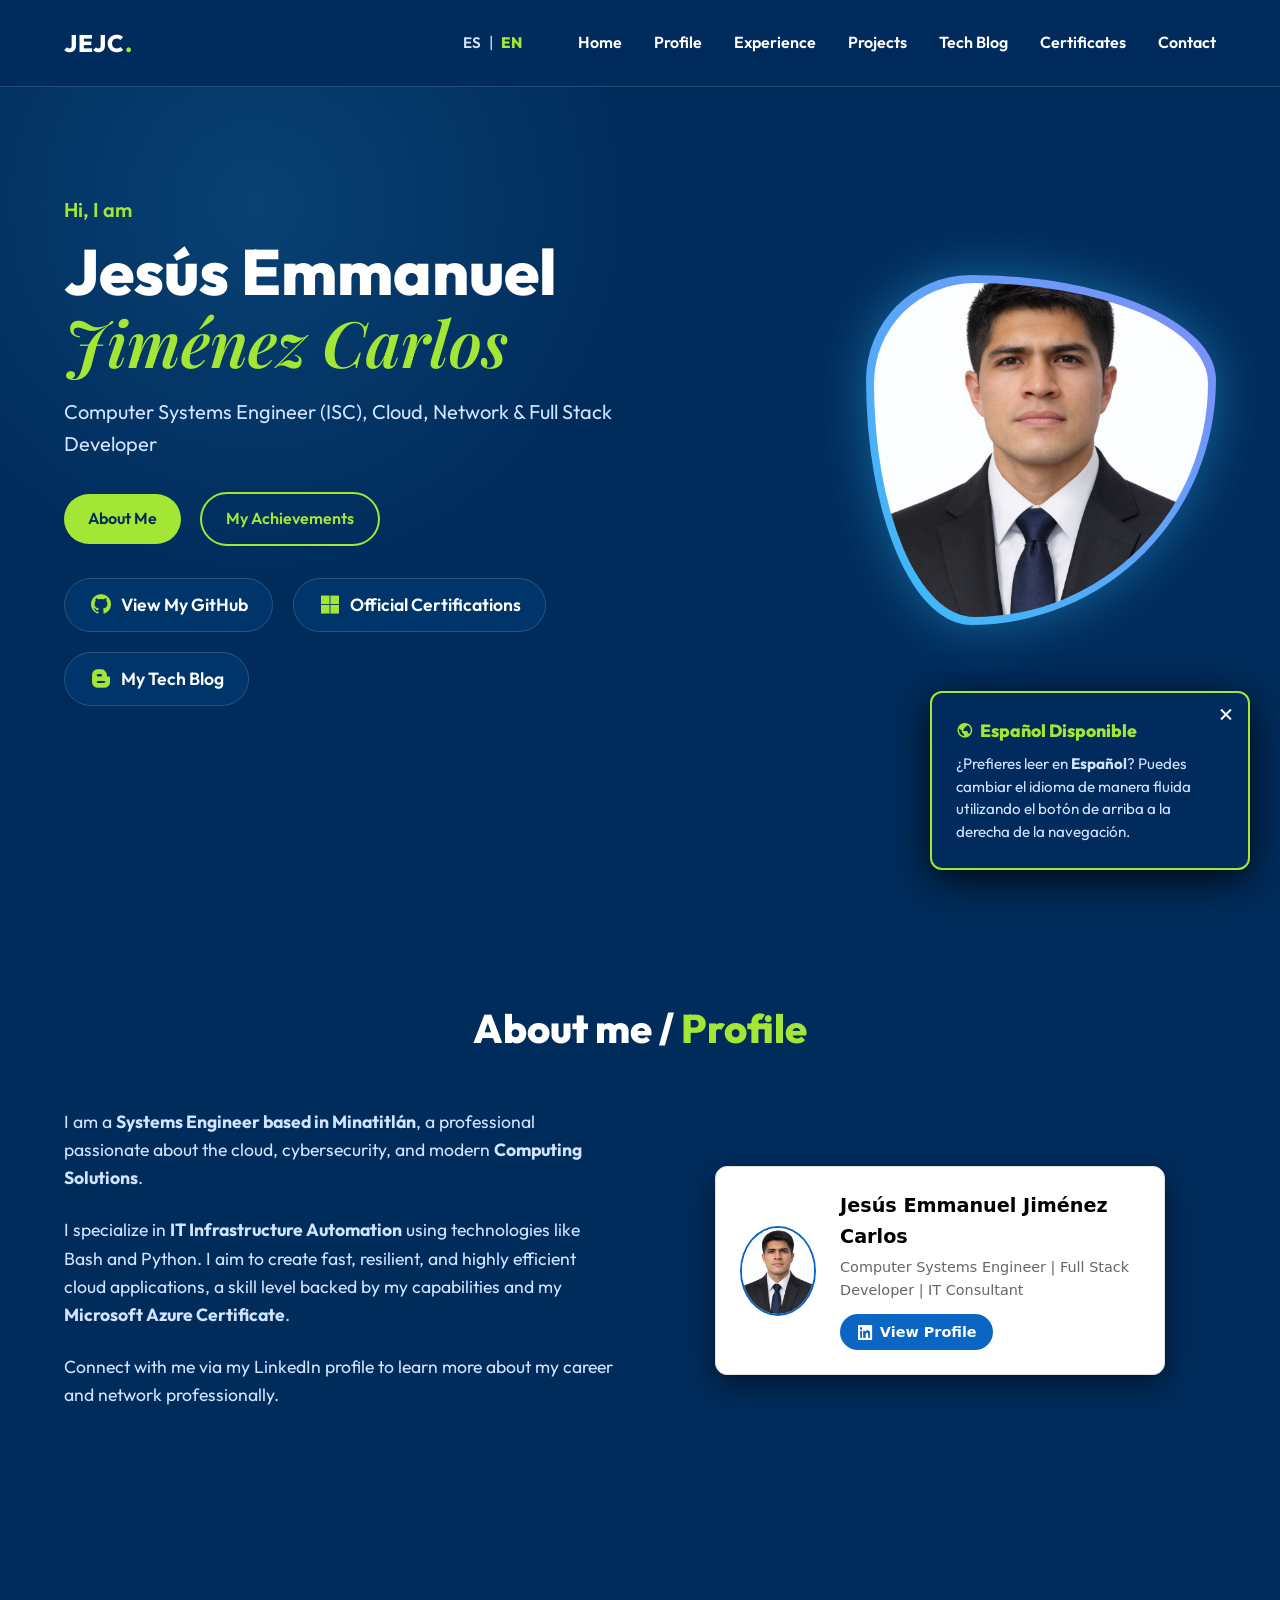
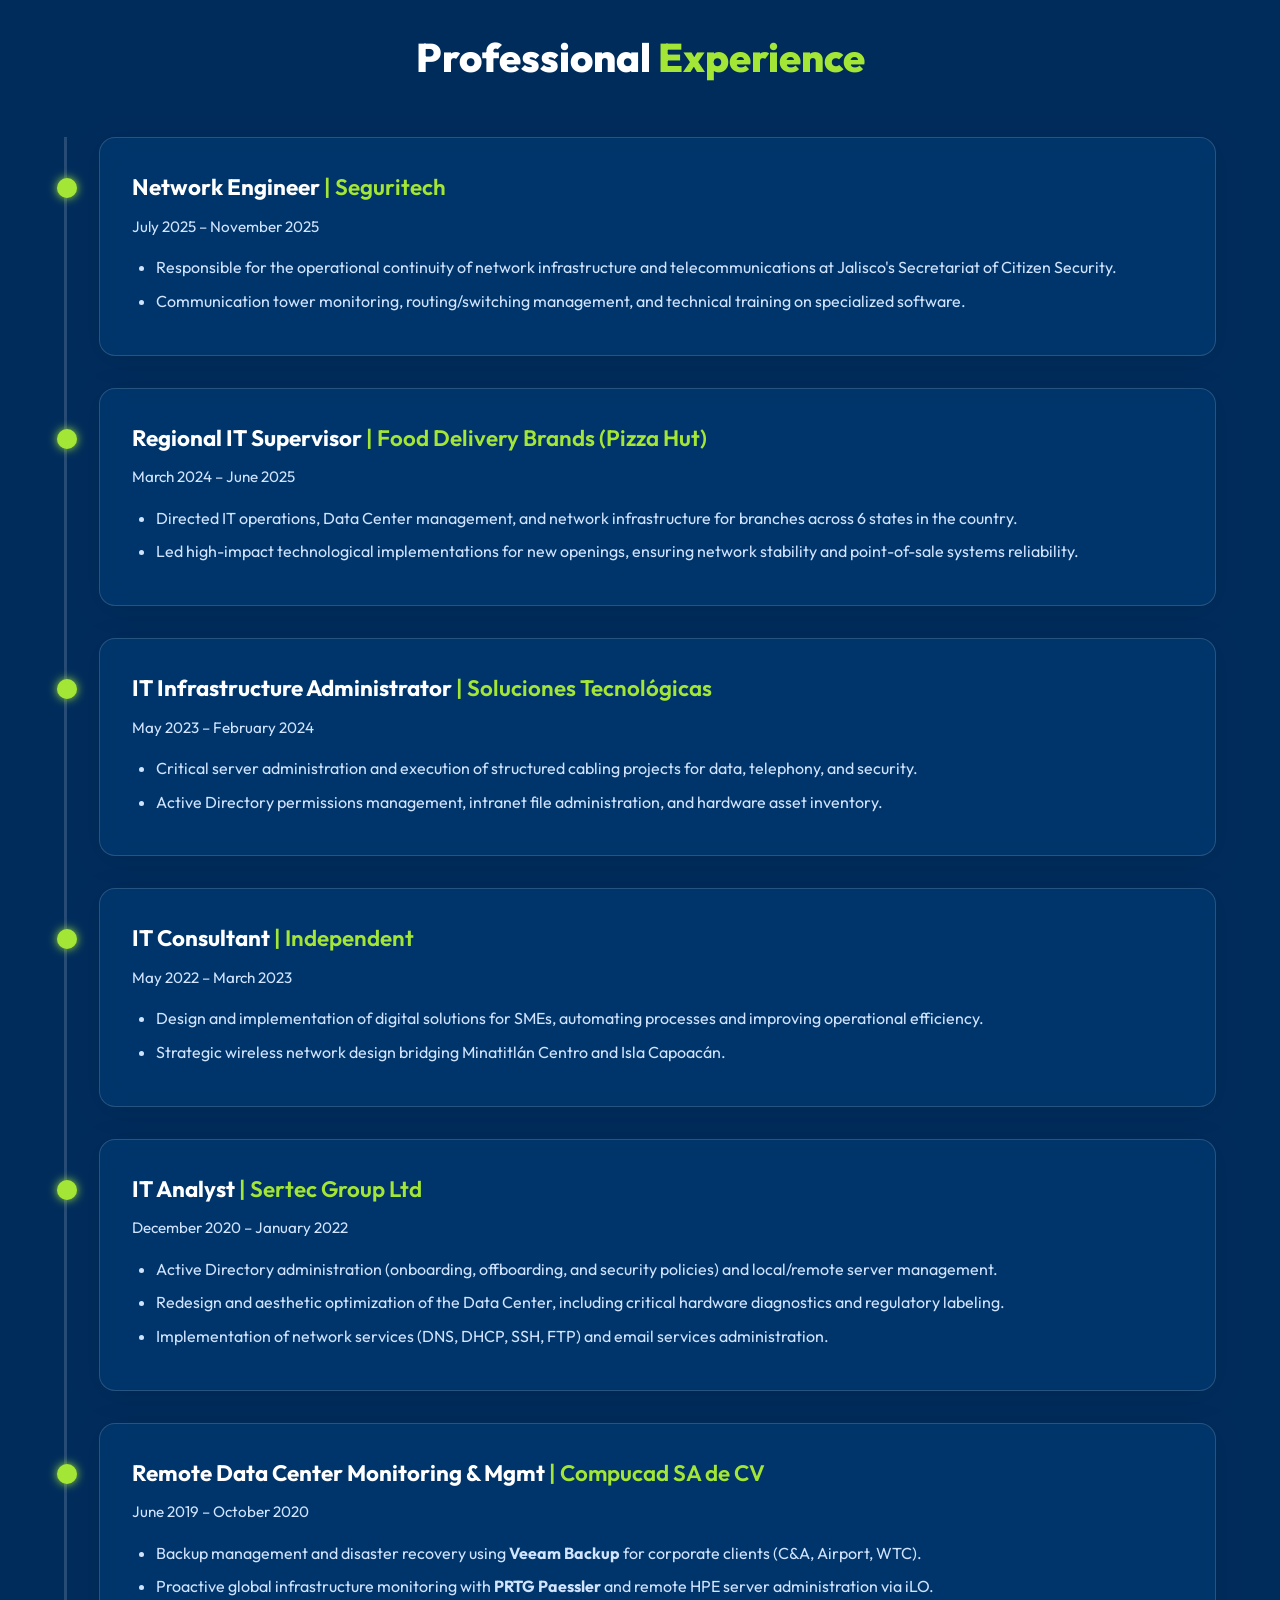
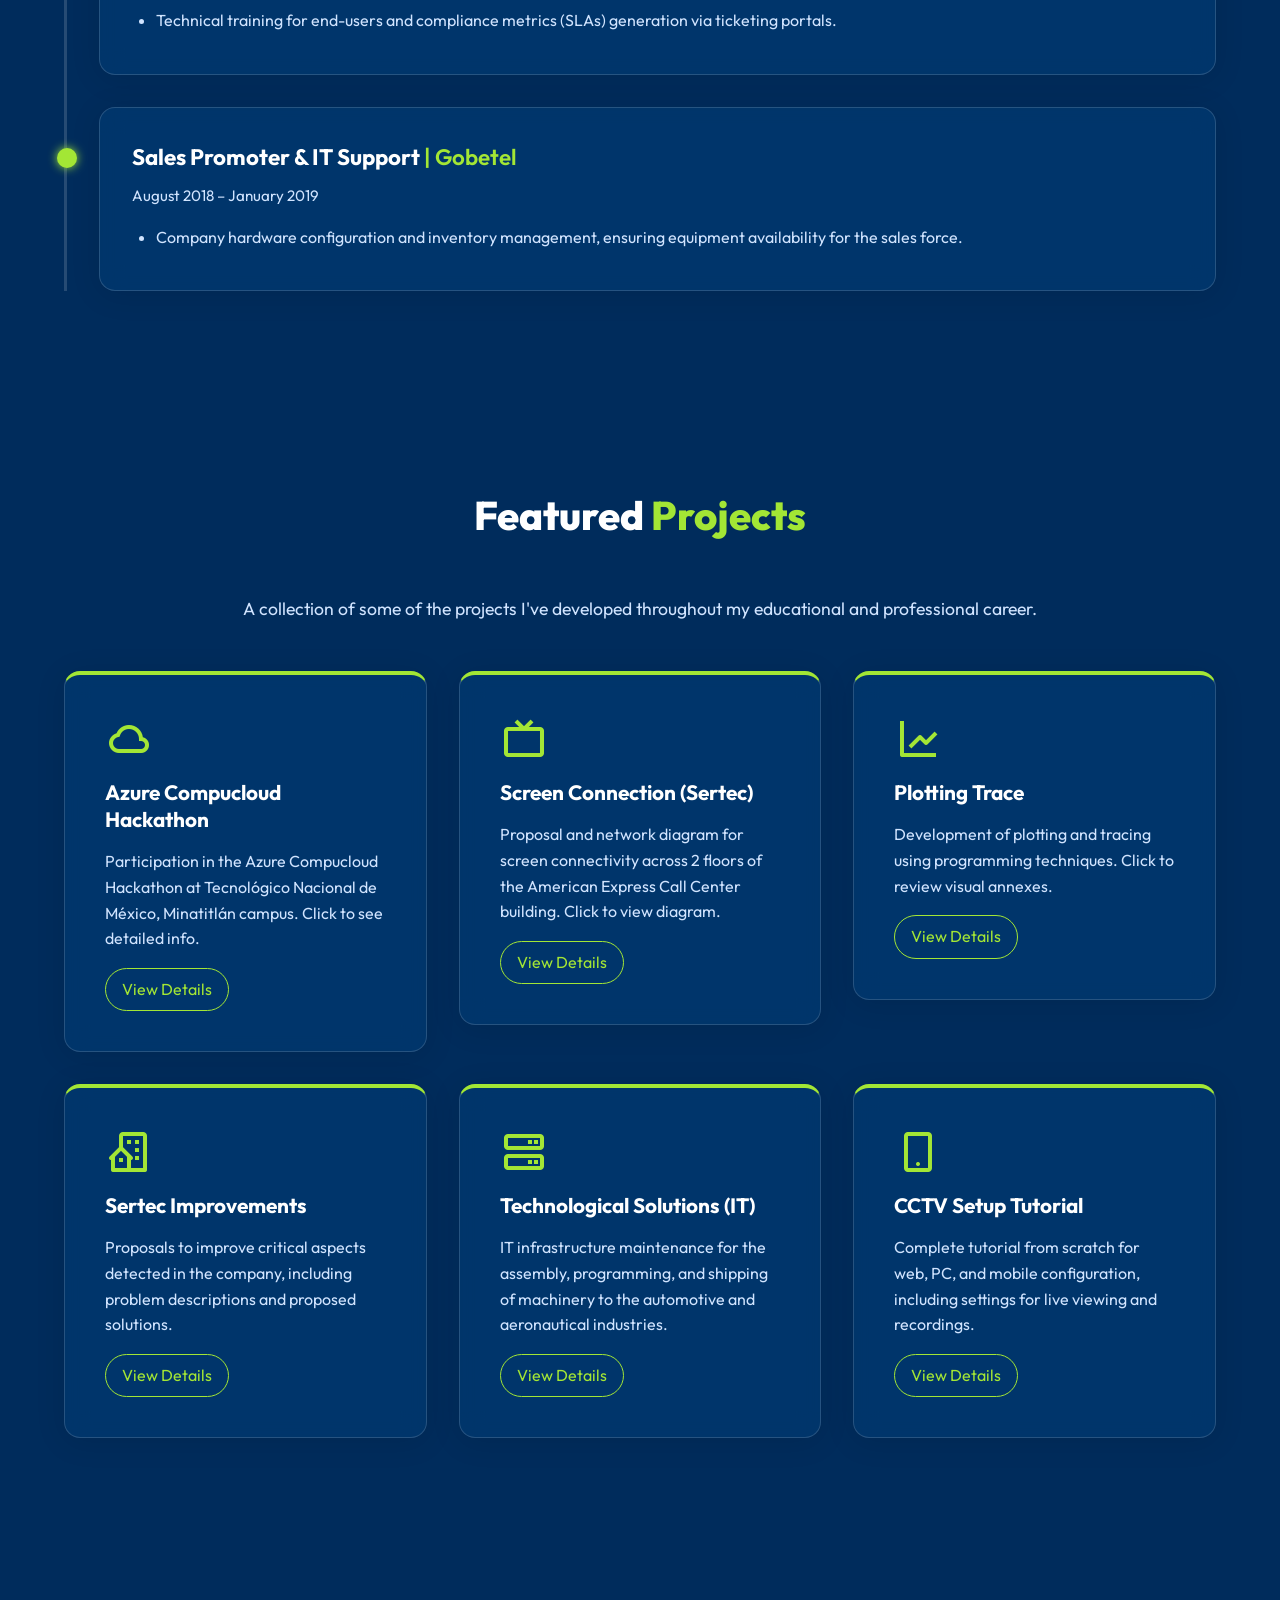
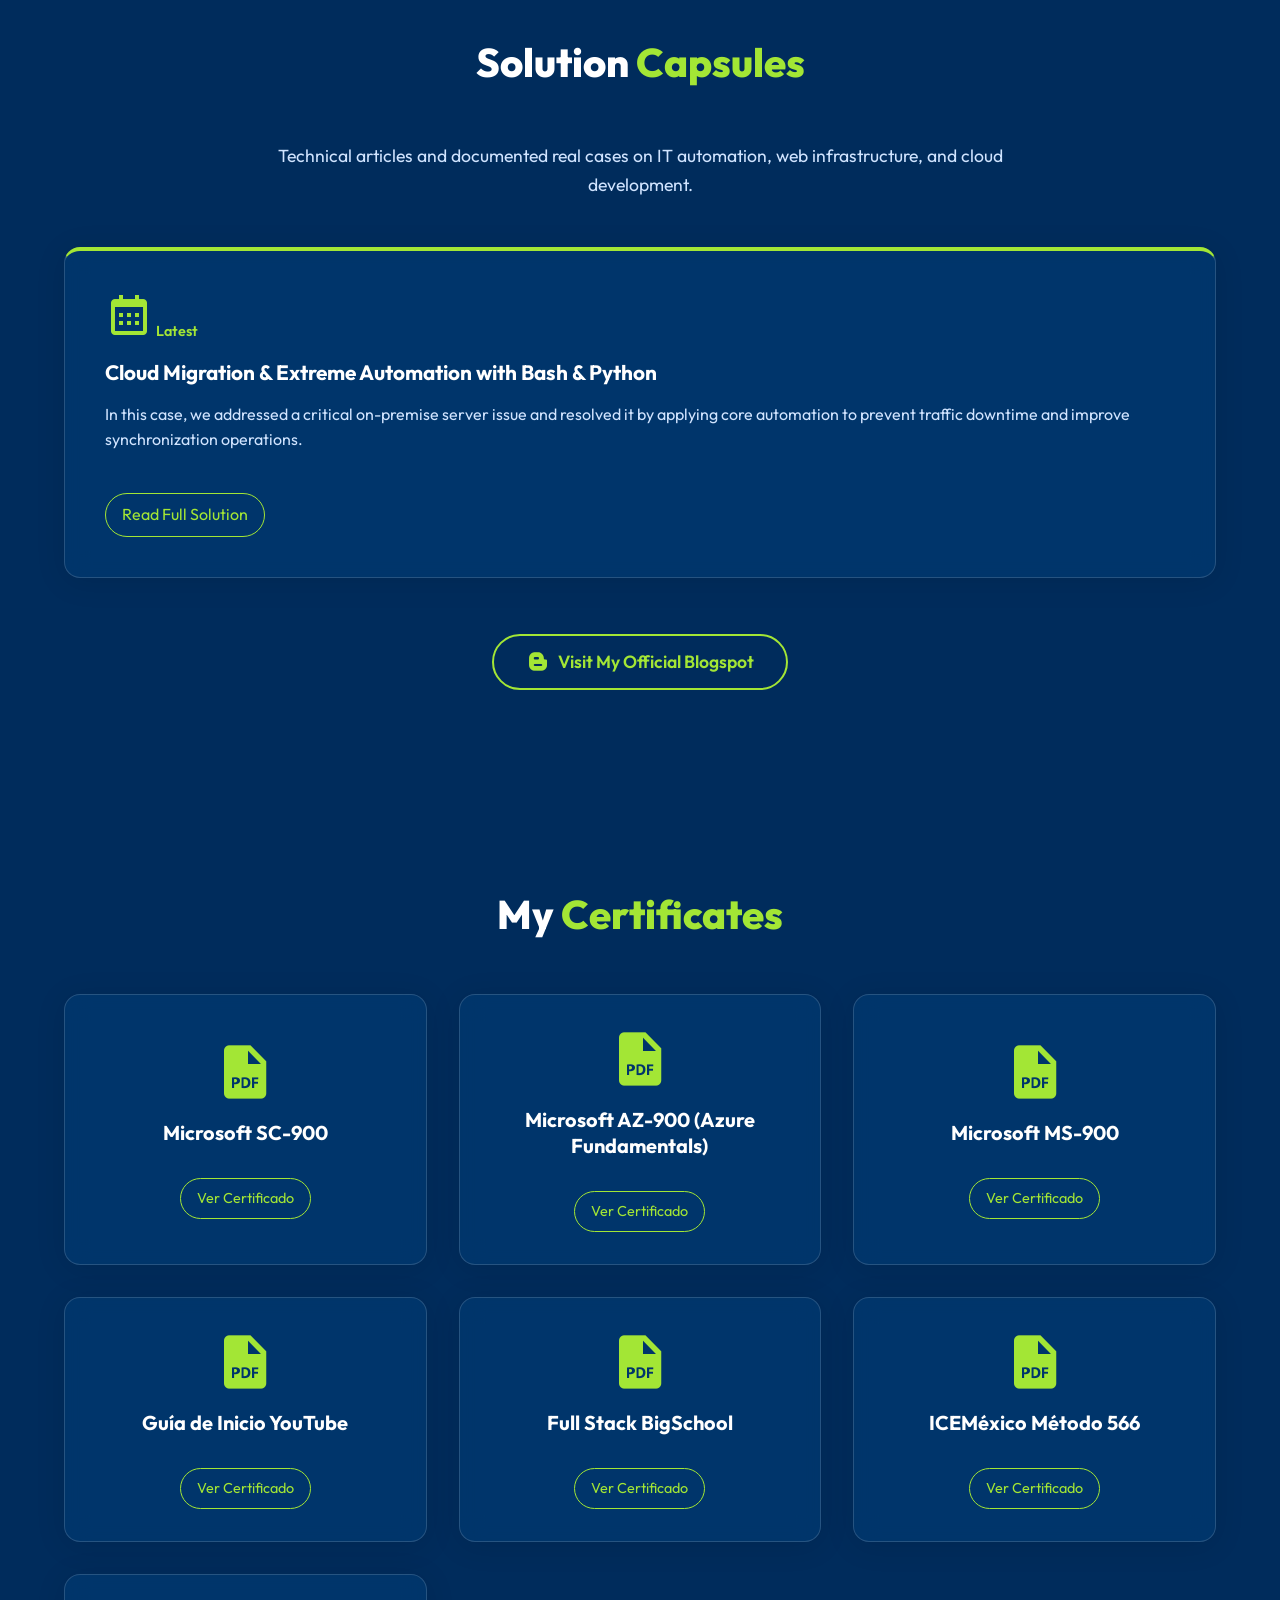
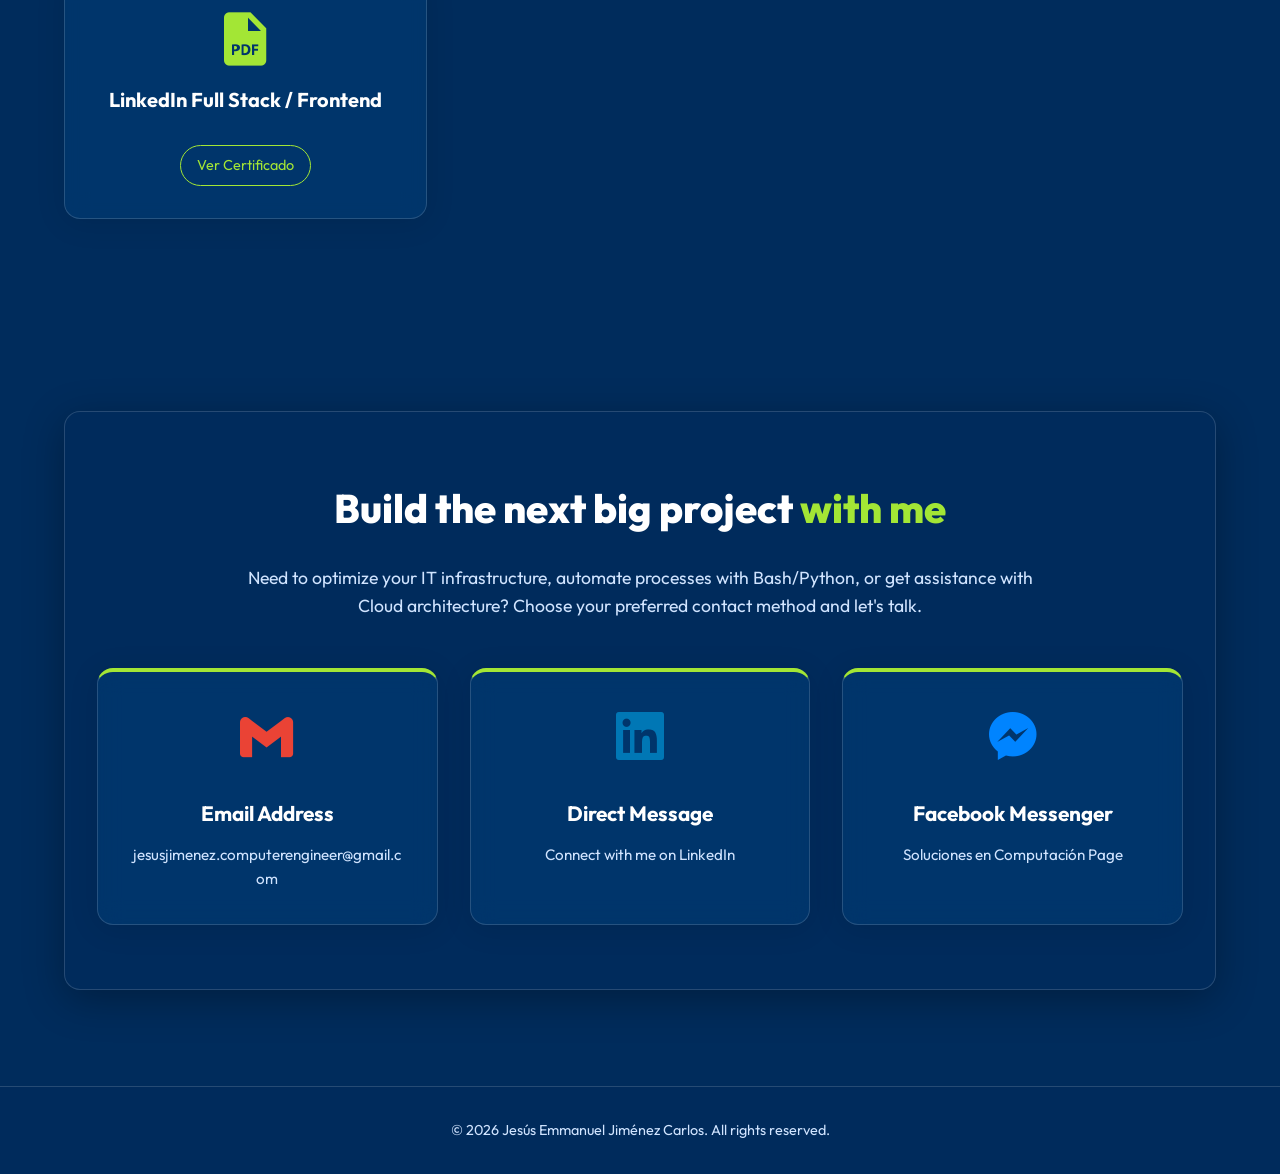
<file: index.html>
<!DOCTYPE html>
<html lang="en">
<head>
    <meta charset="UTF-8">
    <meta name="viewport" content="width=device-width, initial-scale=1.0">
    <title>Jesús Emmanuel Jiménez Carlos | IT & Cybersecurity Consultant</title>
    <meta name="description" content="Portfolio and Consultancy of Jesús Emmanuel Jiménez Carlos, Systems Engineer in Minatitlán. Specialist in IT Infrastructure Automation (Bash/Python), Cloud (Azure) and Computing Solutions.">
    <!-- Google Fonts -->
    <link href="https://fonts.googleapis.com/css2?family=Outfit:wght@300;400;600;800&family=Playfair+Display:ital,wght@1,600&display=swap" rel="stylesheet">
    <link rel="stylesheet" href="./css/style.css">
    <!-- Boxicons (For quick modern icons) -->
    <link href='https://unpkg.com/boxicons@2.1.4/css/boxicons.min.css' rel='stylesheet'>
</head>
<body>
    <!-- Navbar -->
    <header class="navbar">
        <div class="logo">JEJC<span>.</span></div>
        
        <div class="lang-switch" style="margin-left: auto; margin-right: 1.5rem; display: flex; gap: 0.5rem; align-items: center;">
            <a href="es.html" style="color:var(--text-muted); text-decoration:none; font-weight:600; font-size: 0.95rem;">ES</a> 
            <span style="color:var(--text-muted);">|</span> 
            <a href="index.html" style="color:var(--accent); text-decoration:none; font-weight:800; font-size: 0.95rem;">EN</a>
        </div>

        <button class="menu-btn" id="menu-btn"><i class='bx bx-menu'></i></button>
        <nav class="nav-links" id="nav-links">
            <a href="#inicio">Home</a>
            <a href="#perfil">Profile</a>
            <a href="#trayectoria">Experience</a>
            <a href="#proyectos">Projects</a>
            <a href="#blog">Tech Blog</a>
            <a href="#certificados">Certificates</a>
            <a href="#contacto">Contact</a>
        </nav>
    </header>

    <!-- Hero Section -->
    <section id="inicio" class="hero">
        <div class="blob-bg"></div>
        <div class="hero-content">
            <span class="greeting">Hi, I am</span>
            <h1>Jesús Emmanuel<span> Jiménez Carlos</span></h1>
            <p class="role">Computer Systems Engineer (ISC), Cloud, Network & Full Stack Developer</p>
            <div class="hero-buttons">
                <a href="#perfil" class="btn btn-primary">About Me</a>
                <a href="#certificados" class="btn btn-secondary">My Achievements</a>
            </div>
            <div class="social-links">
                <a href="https://github.com/JesusCarlosEmmanuel" target="_blank" class="btn-social">
                    <i class='bx bxl-github'></i> <span>View My GitHub</span>
                </a>
                <a href="https://www.credly.com/users/jesus-jimenez-carlos" target="_blank" class="btn-social">
                    <i class='bx bxl-microsoft'></i> <span>Official Certifications</span>
                </a>
                <a href="https://solucionesencomputacionyti.blogspot.com" target="_blank" class="btn-social">
                    <i class='bx bxl-blogger'></i> <span>My Tech Blog</span>
                </a>
            </div>
        </div>
        <div class="hero-image-placeholder">
           <div class="hero-img-container">
               <img src="./assets/profile.jpeg" alt="Jesús Emmanuel Jiménez Carlos" class="profile-photo">
           </div>
        </div>
    </section>

    <!-- Profile & LinkedIn -->
    <section id="perfil" class="profile section-padding">
        <div class="container">
            <h2 class="section-title">About me / <span>Profile</span></h2>
            <div class="profile-grid">
                <div class="profile-text">
                    <p>I am a <strong>Systems Engineer based in Minatitlán</strong>, a professional passionate about the cloud, cybersecurity, and modern <strong>Computing Solutions</strong>.</p>
                    <p>I specialize in <strong>IT Infrastructure Automation</strong> using technologies like Bash and Python. I aim to create fast, resilient, and highly efficient cloud applications, a skill level backed by my capabilities and my <strong>Microsoft Azure Certificate</strong>.</p>
                    <p>Connect with me via my LinkedIn profile to learn more about my career and network professionally.</p>
                </div>
                <!-- Custom Static LinkedIn Badge -->
                <div class="linkedin-container" style="background: white; border-radius: 12px; box-shadow: 0 10px 30px rgba(0,0,0,0.5); padding: 1.5rem; display: flex; align-items: center; gap: 1.5rem; max-width: 450px; margin: 0 auto; border: 1px solid #e0e0e0;">
                    <img src="./assets/profile.jpeg" alt="Jesús Emmanuel" style="width: 90px; height: 90px; border-radius: 50%; object-fit: cover; border: 2px solid #0a66c2;">
                    <div style="text-align: left;">
                        <h3 style="color: #000; font-size: 1.2rem; margin-bottom: 0.25rem; font-family: -apple-system, system-ui, BlinkMacSystemFont, 'Segoe UI', Roboto, Helvetica, Arial, sans-serif; font-weight: 600;">Jesús Emmanuel Jiménez Carlos</h3>
                        <p style="color: #666; font-size: 0.9rem; margin-bottom: 0.75rem; font-family: -apple-system, system-ui, BlinkMacSystemFont, 'Segoe UI', Roboto, Helvetica, Arial, sans-serif;">Computer Systems Engineer | Full Stack Developer | IT Consultant</p>
                        <a href="https://mx.linkedin.com/in/jes%C3%BAs-emmanuel-jim%C3%A9nez-carlos-isc?trk=profile-badge" target="_blank" style="display: inline-flex; align-items: center; gap: 0.3rem; background: #0a66c2; color: white; padding: 0.4rem 1rem; border-radius: 1.5rem; text-decoration: none; font-size: 0.9rem; font-weight: 600; font-family: -apple-system, system-ui, BlinkMacSystemFont, 'Segoe UI', Roboto, Helvetica, Arial, sans-serif; transition: background 0.3s;" onmouseover="this.style.background='#004182';" onmouseout="this.style.background='#0a66c2';">
                            <i class='bx bxl-linkedin-square' style="font-size: 1.2rem;"></i> View Profile
                        </a>
                    </div>
                </div>
            </div>
        </div>
    </section>

    <!-- Trayectoria -->
    <section id="trayectoria" class="trayectoria section-padding">
        <div class="container">
            <h2 class="section-title">Professional <span>Experience</span></h2>
            <div class="timeline">
                <div class="timeline-item glass-panel">
                    <h3>Network Engineer <span>| Seguritech</span></h3>
                    <span class="date">July 2025 – November 2025</span>
                    <ul>
                        <li>Responsible for the operational continuity of network infrastructure and telecommunications at Jalisco's Secretariat of Citizen Security.</li>
                        <li>Communication tower monitoring, routing/switching management, and technical training on specialized software.</li>
                    </ul>
                </div>
                <div class="timeline-item glass-panel">
                    <h3>Regional IT Supervisor <span>| Food Delivery Brands (Pizza Hut)</span></h3>
                    <span class="date">March 2024 – June 2025</span>
                    <ul>
                        <li>Directed IT operations, Data Center management, and network infrastructure for branches across 6 states in the country.</li>
                        <li>Led high-impact technological implementations for new openings, ensuring network stability and point-of-sale systems reliability.</li>
                    </ul>
                </div>
                <div class="timeline-item glass-panel">
                    <h3>IT Infrastructure Administrator <span>| Soluciones Tecnológicas</span></h3>
                    <span class="date">May 2023 – February 2024</span>
                    <ul>
                        <li>Critical server administration and execution of structured cabling projects for data, telephony, and security.</li>
                        <li>Active Directory permissions management, intranet file administration, and hardware asset inventory.</li>
                    </ul>
                </div>
                <div class="timeline-item glass-panel">
                    <h3>IT Consultant <span>| Independent</span></h3>
                    <span class="date">May 2022 – March 2023</span>
                    <ul>
                        <li>Design and implementation of digital solutions for SMEs, automating processes and improving operational efficiency.</li>
                        <li>Strategic wireless network design bridging Minatitlán Centro and Isla Capoacán.</li>
                    </ul>
                </div>
                <div class="timeline-item glass-panel">
                    <h3>IT Analyst <span>| Sertec Group Ltd</span></h3>
                    <span class="date">December 2020 – January 2022</span>
                    <ul>
                        <li>Active Directory administration (onboarding, offboarding, and security policies) and local/remote server management.</li>
                        <li>Redesign and aesthetic optimization of the Data Center, including critical hardware diagnostics and regulatory labeling.</li>
                        <li>Implementation of network services (DNS, DHCP, SSH, FTP) and email services administration.</li>
                    </ul>
                </div>
                <div class="timeline-item glass-panel">
                    <h3>Remote Data Center Monitoring & Mgmt <span>| Compucad SA de CV</span></h3>
                    <span class="date">June 2019 – October 2020</span>
                    <ul>
                        <li>Backup management and disaster recovery using <strong>Veeam Backup</strong> for corporate clients (C&A, Airport, WTC).</li>
                        <li>Proactive global infrastructure monitoring with <strong>PRTG Paessler</strong> and remote HPE server administration via iLO.</li>
                        <li>Technical training for end-users and compliance metrics (SLAs) generation via ticketing portals.</li>
                    </ul>
                </div>
                <div class="timeline-item glass-panel">
                    <h3>Sales Promoter & IT Support <span>| Gobetel</span></h3>
                    <span class="date">August 2018 – January 2019</span>
                    <ul>
                        <li>Company hardware configuration and inventory management, ensuring equipment availability for the sales force.</li>
                    </ul>
                </div>
            </div>
        </div>
    </section>

    <!-- Proyectos Destacados Section -->
    <section id="proyectos" class="proyectos section-padding">
        <div class="container">
            <h2 class="section-title">Featured <span>Projects</span></h2>
            <p class="section-subtitle" style="text-align: center; color: var(--text-muted); margin-bottom: 3rem; font-size: 1.1rem; max-width: 800px; margin-left: auto; margin-right: auto;">A collection of some of the projects I've developed throughout my educational and professional career.</p>
            <div class="projects-grid">
                <a href="https://sites.google.com/view/jejcengineeringcomputer/inicio" target="_blank" style="text-decoration: none;">
                    <div class="project-card glass-panel">
                        <i class='bx bx-cloud'></i>
                        <h3>Azure Compucloud Hackathon</h3>
                        <p>Participation in the Azure Compucloud Hackathon at Tecnológico Nacional de México, Minatitlán campus. Click to see detailed info.</p>
                        <span class="btn-small" style="margin-top:auto; align-self:flex-start; padding: 0.5rem 1rem; border:1px solid var(--accent); border-radius:1.5rem; color: var(--accent);">View Details</span>
                    </div>
                </a>
                <a href="https://sites.google.com/view/jejcengineeringcomputer/network" target="_blank" style="text-decoration: none;">
                    <div class="project-card glass-panel">
                        <i class='bx bx-tv'></i>
                        <h3>Screen Connection (Sertec)</h3>
                        <p>Proposal and network diagram for screen connectivity across 2 floors of the American Express Call Center building. Click to view diagram.</p>
                        <span class="btn-small" style="margin-top:auto; align-self:flex-start; padding: 0.5rem 1rem; border:1px solid var(--accent); border-radius:1.5rem; color: var(--accent);">View Details</span>
                    </div>
                </a>
                <a href="https://sites.google.com/view/jejcengineeringcomputer/informaci%C3%B3n" target="_blank" style="text-decoration: none;">
                    <div class="project-card glass-panel">
                        <i class='bx bx-line-chart'></i>
                        <h3>Plotting Trace</h3>
                        <p>Development of plotting and tracing using programming techniques. Click to review visual annexes.</p>
                        <span class="btn-small" style="margin-top:auto; align-self:flex-start; padding: 0.5rem 1rem; border:1px solid var(--accent); border-radius:1.5rem; color: var(--accent);">View Details</span>
                    </div>
                </a>
                <a href="https://sites.google.com/view/jejcengineeringcomputer/informaci%C3%B3n" target="_blank" style="text-decoration: none;">
                    <div class="project-card glass-panel">
                        <i class='bx bx-building-house'></i>
                        <h3>Sertec Improvements</h3>
                        <p>Proposals to improve critical aspects detected in the company, including problem descriptions and proposed solutions.</p>
                        <span class="btn-small" style="margin-top:auto; align-self:flex-start; padding: 0.5rem 1rem; border:1px solid var(--accent); border-radius:1.5rem; color: var(--accent);">View Details</span>
                    </div>
                </a>
                <a href="https://sites.google.com/view/jejcengineeringcomputer/inicio" target="_blank" style="text-decoration: none;">
                    <div class="project-card glass-panel">
                        <i class='bx bx-server'></i>
                        <h3>Technological Solutions (IT)</h3>
                        <p>IT infrastructure maintenance for the assembly, programming, and shipping of machinery to the automotive and aeronautical industries.</p>
                        <span class="btn-small" style="margin-top:auto; align-self:flex-start; padding: 0.5rem 1rem; border:1px solid var(--accent); border-radius:1.5rem; color: var(--accent);">View Details</span>
                    </div>
                </a>
                <a href="https://sites.google.com/view/jejcengineeringcomputer/network" target="_blank" style="text-decoration: none;">
                    <div class="project-card glass-panel">
                        <i class='bx bx-mobile-alt'></i>
                        <h3>CCTV Setup Tutorial</h3>
                        <p>Complete tutorial from scratch for web, PC, and mobile configuration, including settings for live viewing and recordings.</p>
                        <span class="btn-small" style="margin-top:auto; align-self:flex-start; padding: 0.5rem 1rem; border:1px solid var(--accent); border-radius:1.5rem; color: var(--accent);">View Details</span>
                    </div>
                </a>
            </div>
        </div>
    </section>

    <!-- Blog Section -->
    <section id="blog" class="blog section-padding">
        <div class="container">
            <h2 class="section-title">Solution <span>Capsules</span></h2>
            <p class="section-subtitle" style="text-align: center; color: var(--text-muted); margin-bottom: 3rem; font-size: 1.1rem; max-width: 800px; margin-left: auto; margin-right: auto;">Technical articles and documented real cases on IT automation, web infrastructure, and cloud development.</p>
            <div class="projects-grid">
                <!-- Blog Card 1 -->
                <div class="project-card glass-panel flex-card">
                    <span class="date" style="color:var(--accent); font-size:0.9rem; font-weight:600;"><i class='bx bx-calendar'></i> Latest</span>
                    <h3>Cloud Migration & Extreme Automation with Bash & Python</h3>
                    <p style="margin-bottom: 1.5rem;">In this case, we addressed a critical on-premise server issue and resolved it by applying core automation to prevent traffic downtime and improve synchronization operations.</p>
                    <a href="blog-template.html" class="btn-small" style="text-decoration:none; display:inline-block; margin-top:auto; align-self:flex-start; padding: 0.5rem 1rem; border:1px solid var(--accent); border-radius:1.5rem; color: var(--accent); transition: all 0.3s;" onmouseover="this.style.background='var(--accent)'; this.style.color='var(--bg-dark)';" onmouseout="this.style.background='transparent'; this.style.color='var(--accent)';">Read Full Solution</a>
                </div>
            </div>
            
            <!-- Link to external blogspot -->
            <div style="text-align: center; margin-top: 3.5rem;">
                <a href="https://solucionesencomputacionyti.blogspot.com" target="_blank" class="btn btn-secondary" style="font-size: 1.1rem; padding: 0.75rem 2rem; display: inline-flex; align-items: center; gap: 0.5rem; transition: background 0.3s, color 0.3s;" onmouseover="this.style.background='var(--accent)'; this.style.color='var(--bg-dark)';" onmouseout="this.style.background='transparent'; this.style.color='var(--accent)';">
                    <i class='bx bxl-blogger' style="font-size: 1.5rem;"></i> Visit My Official Blogspot 
                </a>
            </div>
        </div>
    </section>

    <!-- Certificates Section -->
    <section id="certificados" class="certificates section-padding">
        <div class="container">
            <h2 class="section-title">My <span>Certificates</span></h2>
            <div class="cert-grid">
                <!-- Certificate cards will be generated by JS -->
            </div>
        </div>
    </section>

    <!-- Contact / CTA Section -->
    <section id="contacto" class="contacto section-padding">
        <div class="container">
            <div style="background: var(--nav-bg); padding: 4rem 2rem; border-radius: 1rem; border: 1px solid var(--border-color); box-shadow: 0 10px 40px rgba(0,0,0,0.3);">
                <h2 class="section-title" style="margin-bottom: 1.5rem;">Build the next big project <span>with me</span></h2>
                <p class="section-subtitle" style="text-align: center; color: var(--text-muted); margin-bottom: 3rem; font-size: 1.1rem; max-width: 800px; margin-left: auto; margin-right: auto;">Need to optimize your IT infrastructure, automate processes with Bash/Python, or get assistance with Cloud architecture? Choose your preferred contact method and let's talk.</p>
                
                <div class="projects-grid" style="grid-template-columns: repeat(auto-fit, minmax(250px, 1fr));">
                    <a href="mailto:jesusjimenez.computerengineer@gmail.com" class="project-card glass-panel" style="text-decoration: none; text-align: center; display: flex; flex-direction: column; align-items: center; padding: 2rem;">
                        <i class='bx bxl-gmail' style="font-size: 4rem; color: #ea4335;"></i>
                        <h3 style="margin-top: 1rem;">Email Address</h3>
                        <p style="margin-bottom: 0; font-size: 0.95rem; word-break: break-all;">jesusjimenez.computerengineer@gmail.com</p>
                    </a>
                    <a href="https://mx.linkedin.com/in/jes%C3%BAs-emmanuel-jim%C3%A9nez-carlos-isc" target="_blank" class="project-card glass-panel" style="text-decoration: none; text-align: center; display: flex; flex-direction: column; align-items: center; padding: 2rem;">
                        <i class='bx bxl-linkedin-square' style="font-size: 4rem; color: #0077b5;"></i>
                        <h3 style="margin-top: 1rem;">Direct Message</h3>
                        <p style="margin-bottom: 0; font-size: 0.95rem;">Connect with me on LinkedIn</p>
                    </a>
                    <a href="https://www.facebook.com/SolucionesComputacion/" target="_blank" class="project-card glass-panel" style="text-decoration: none; text-align: center; display: flex; flex-direction: column; align-items: center; padding: 2rem;">
                        <i class='bx bxl-messenger' style="font-size: 4rem; color: #0084ff;"></i>
                        <h3 style="margin-top: 1rem;">Facebook Messenger</h3>
                        <p style="margin-bottom: 0; font-size: 0.95rem;">Soluciones en Computación Page</p>
                    </a>
                </div>
            </div>
        </div>
    </section>

    <!-- Footer -->
    <footer>
        <div class="container">
            <p>&copy; <script>document.write(new Date().getFullYear())</script> Jesús Emmanuel Jiménez Carlos. All rights reserved.</p>
        </div>
    </footer>

    <!-- Spanish Language Notification Toast -->
    <div id="langToast" style="position: fixed; bottom: 30px; right: 30px; background: rgba(0, 44, 92, 0.95); border: 2px solid var(--accent); padding: 1.5rem; border-radius: 12px; box-shadow: 0 10px 40px rgba(0,0,0,0.8); z-index: 1000; max-width: 320px; transform: translateX(150%); transition: transform 0.6s cubic-bezier(0.175, 0.885, 0.32, 1.275); color: white; display: flex; flex-direction: column; gap: 0.5rem;">
        <button onclick="document.getElementById('langToast').style.transform='translateX(150%)'" style="position: absolute; top: 10px; right: 10px; background: transparent; border: none; color: white; cursor: pointer; font-size: 1.5rem;"><i class='bx bx-x'></i></button>
        <span style="font-weight: 800; color: var(--accent); font-size: 1.1rem; display: flex; align-items: center; gap: 0.4rem;"><i class='bx bx-world'></i> Español Disponible</span>
        <p style="font-size: 0.95rem; margin: 0; color: var(--text-muted); line-height: 1.5;">¿Prefieres leer en <strong>Español</strong>? Puedes cambiar el idioma de manera fluida utilizando el botón de arriba a la derecha de la navegación.</p>
    </div>
    
    <script>
        setTimeout(() => {
            const toast = document.getElementById('langToast');
            if (toast && !localStorage.getItem('langToastSeen')) {
                toast.style.transform = 'translateX(0)';
                // Set memory so it only shows once per user's session
                localStorage.setItem('langToastSeen', 'true');
                // Auto hide after 12 seconds
                setTimeout(() => {
                    toast.style.transform = 'translateX(150%)';
                }, 12000);
            }
        }, 1500);
    </script>

    <script src="./js/main.js"></script>
</body>
</html>
</file>
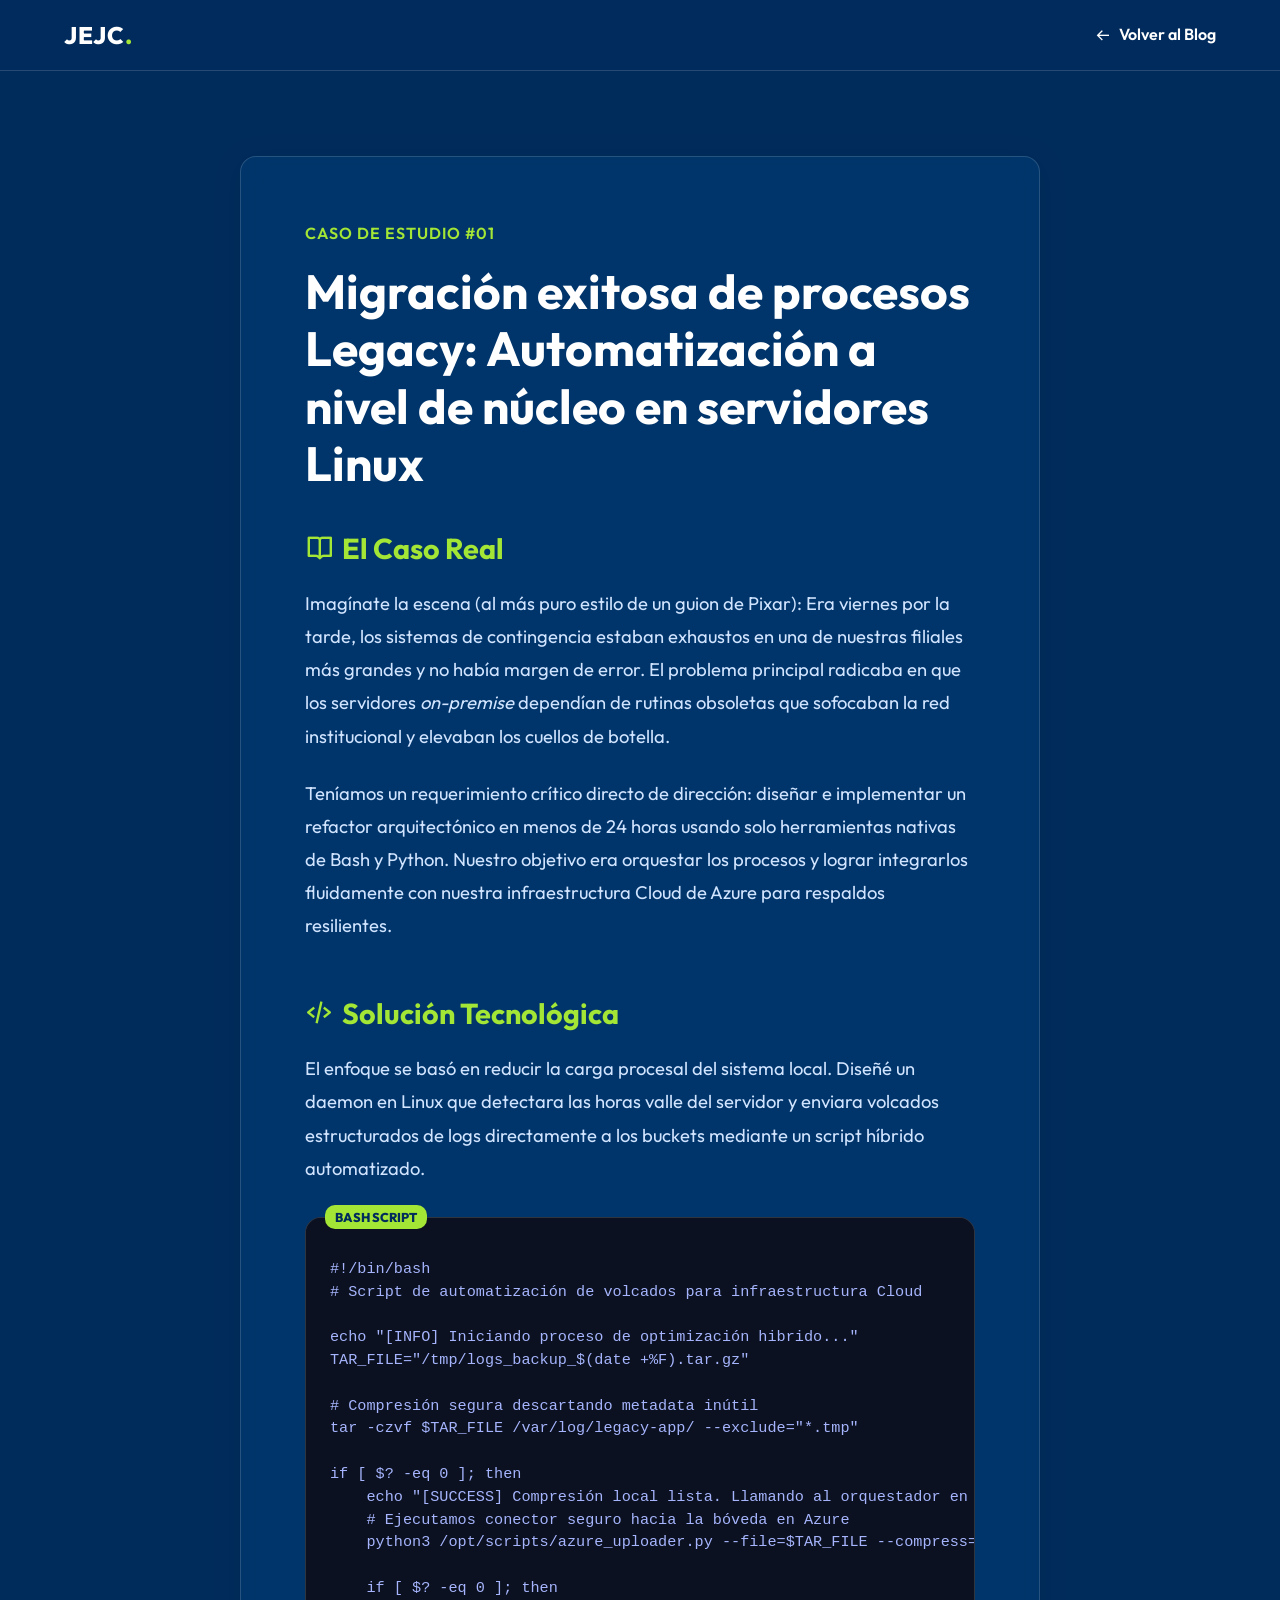
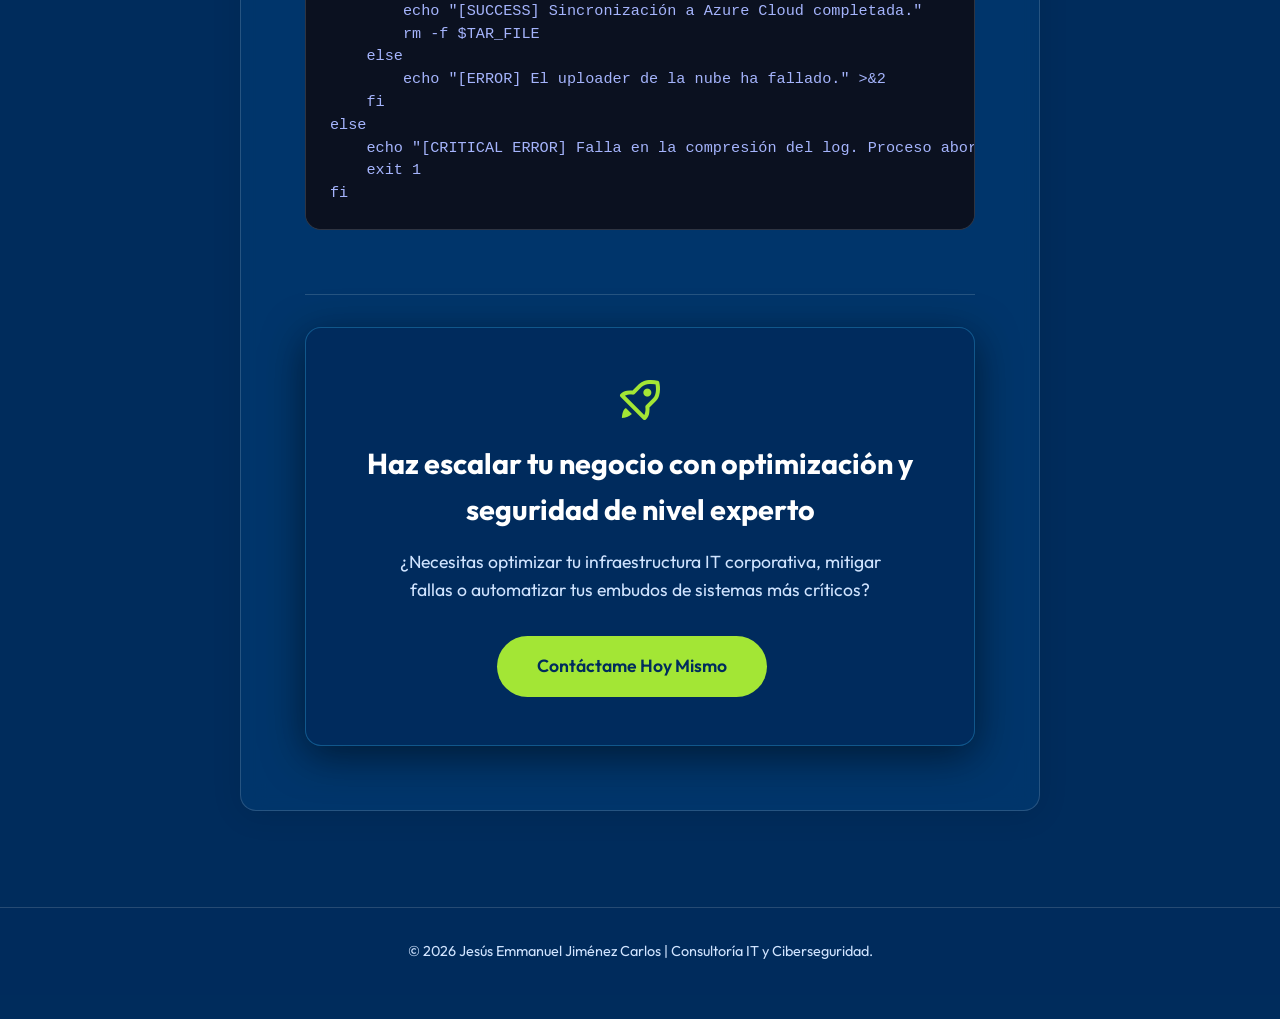
<file: blog-template.html>
<!DOCTYPE html>
<html lang="es">
<head>
    <meta charset="UTF-8">
    <meta name="viewport" content="width=device-width, initial-scale=1.0">
    <title>Artículo del Blog Técnico | Jesús Emmanuel Jiménez Carlos</title>
    <meta name="description" content="Caso de estudio: Migración exitosa de procesos con Bash y Python a entornos de nube.">
    <!-- Google Fonts -->
    <link href="https://fonts.googleapis.com/css2?family=Outfit:wght@300;400;600;800&family=Playfair+Display:ital,wght@1,600&display=swap" rel="stylesheet">
    <link rel="stylesheet" href="./css/style.css">
    <!-- Boxicons -->
    <link href='https://unpkg.com/boxicons@2.1.4/css/boxicons.min.css' rel='stylesheet'>
</head>
<body>
    <!-- Navbar -->
    <header class="navbar scrolled">
        <div class="logo">JEJC<span>.</span></div>
        <nav class="nav-links">
            <a href="es.html#blog" style="display:flex; align-items:center; gap:0.5rem;"><i class='bx bx-arrow-back'></i> Volver al Blog</a>
        </nav>
    </header>

    <!-- Main Content -->
    <main class="section-padding" style="margin-top: 60px;">
        <div class="container article-container glass-panel" style="max-width:800px; padding:4rem; margin:0 auto;">
            
            <span style="color:var(--accent); font-weight:600; font-size:1rem; text-transform: uppercase; letter-spacing: 1px;">Caso de Estudio #01</span>
            
            <h1 style="font-size:3rem; margin-bottom:2rem; line-height:1.2; margin-top: 1rem;">Migración exitosa de procesos Legacy: Automatización a nivel de núcleo en servidores Linux</h1>
            
            <section style="margin-bottom: 3rem;">
                <h2 style="color:var(--accent); margin-bottom:1rem; font-size:1.8rem; display:flex; align-items:center; gap:0.5rem;"><i class='bx bx-book-open'></i> El Caso Real</h2>
                <p style="color:var(--text-muted); font-size:1.15rem; line-height:1.8; margin-bottom:1.5rem;">
                    Imagínate la escena (al más puro estilo de un guion de Pixar): Era viernes por la tarde, los sistemas de contingencia estaban exhaustos en una de nuestras filiales más grandes y no había margen de error. El problema principal radicaba en que los servidores <em>on-premise</em> dependían de rutinas obsoletas que sofocaban la red institucional y elevaban los cuellos de botella.
                </p>
                <p style="color:var(--text-muted); font-size:1.15rem; line-height:1.8;">
                    Teníamos un requerimiento crítico directo de dirección: diseñar e implementar un refactor arquitectónico en menos de 24 horas usando solo herramientas nativas de Bash y Python. Nuestro objetivo era orquestar los procesos y lograr integrarlos fluidamente con nuestra infraestructura Cloud de Azure para respaldos resilientes.
                </p>
            </section>

            <section style="margin-bottom: 3rem;">
                <h2 style="color:var(--accent); margin-bottom:1rem; font-size:1.8rem; display:flex; align-items:center; gap:0.5rem;"><i class='bx bx-code-alt'></i> Solución Tecnológica</h2>
                <p style="color:var(--text-muted); font-size:1.15rem; line-height:1.8; margin-bottom:1.5rem;">
                    El enfoque se basó en reducir la carga procesal del sistema local. Diseñé un daemon en Linux que detectara las horas valle del servidor y enviara volcados estructurados de logs directamente a los buckets mediante un script híbrido automatizado.
                </p>
                
                <!-- Code Block Area -->
                <div style="position: relative; margin-top: 2rem;">
                    <span style="position:absolute; top:-12px; left:20px; background:var(--accent); color:var(--bg-dark); padding:2px 10px; border-radius:10px; font-size:0.8rem; font-weight:800;">BASH SCRIPT</span>
                    <pre style="background:#0b1120; padding:2.5rem 1.5rem 1.5rem 1.5rem; border-radius:1rem; overflow-x:auto; border:1px solid var(--border-color); color:#a5b4fc; font-family: 'Courier New', Courier, monospace; font-size: 0.95rem; line-height: 1.5;"><code class="language-bash">#!/bin/bash
# Script de automatización de volcados para infraestructura Cloud

echo "[INFO] Iniciando proceso de optimización hibrido..."
TAR_FILE="/tmp/logs_backup_$(date +%F).tar.gz"

# Compresión segura descartando metadata inútil
tar -czvf $TAR_FILE /var/log/legacy-app/ --exclude="*.tmp"

if [ $? -eq 0 ]; then
    echo "[SUCCESS] Compresión local lista. Llamando al orquestador en Python..."
    # Ejecutamos conector seguro hacia la bóveda en Azure
    python3 /opt/scripts/azure_uploader.py --file=$TAR_FILE --compress=max
    
    if [ $? -eq 0 ]; then
        echo "[SUCCESS] Sincronización a Azure Cloud completada."
        rm -f $TAR_FILE
    else
        echo "[ERROR] El uploader de la nube ha fallado." >&2
    fi
else
    echo "[CRITICAL ERROR] Falla en la compresión del log. Proceso abortado." >&2
    exit 1
fi</code></pre>
                </div>
            </section>
            
            <!-- Call To Action -->
            <section style="margin-top: 4rem; padding-top:2rem; border-top:1px solid var(--border-color);">
                <div style="background:var(--nav-bg); padding:3rem; border-radius:1rem; text-align:center; border: 1px solid rgba(56, 189, 248, 0.3); box-shadow: 0 10px 40px rgba(0,0,0,0.5);">
                    <i class='bx bx-rocket' style="font-size: 3rem; color: var(--accent); margin-bottom: 1rem;"></i>
                    <h3 style="margin-bottom:1rem; font-size:1.8rem;">Haz escalar tu negocio con optimización y seguridad de nivel experto</h3>
                    <p style="color:var(--text-muted); margin-bottom:2rem; font-size: 1.1rem; max-width: 500px; margin-left: auto; margin-right: auto;">¿Necesitas optimizar tu infraestructura IT corporativa, mitigar fallas o automatizar tus embudos de sistemas más críticos?</p>
                    <a href="https://mx.linkedin.com/in/jes%C3%BAs-emmanuel-jim%C3%A9nez-carlos-isc" target="_blank" class="btn btn-primary" style="text-decoration:none; font-size: 1.1rem; padding: 1rem 2.5rem;">Contáctame Hoy Mismo</a>
                </div>
            </section>
        </div>
    </main>

    <!-- Footer -->
    <footer style="margin-top: auto;">
        <div class="container">
            <p>&copy; 2026 Jesús Emmanuel Jiménez Carlos | Consultoría IT y Ciberseguridad.</p>
        </div>
    </footer>
</body>
</html>
</file>
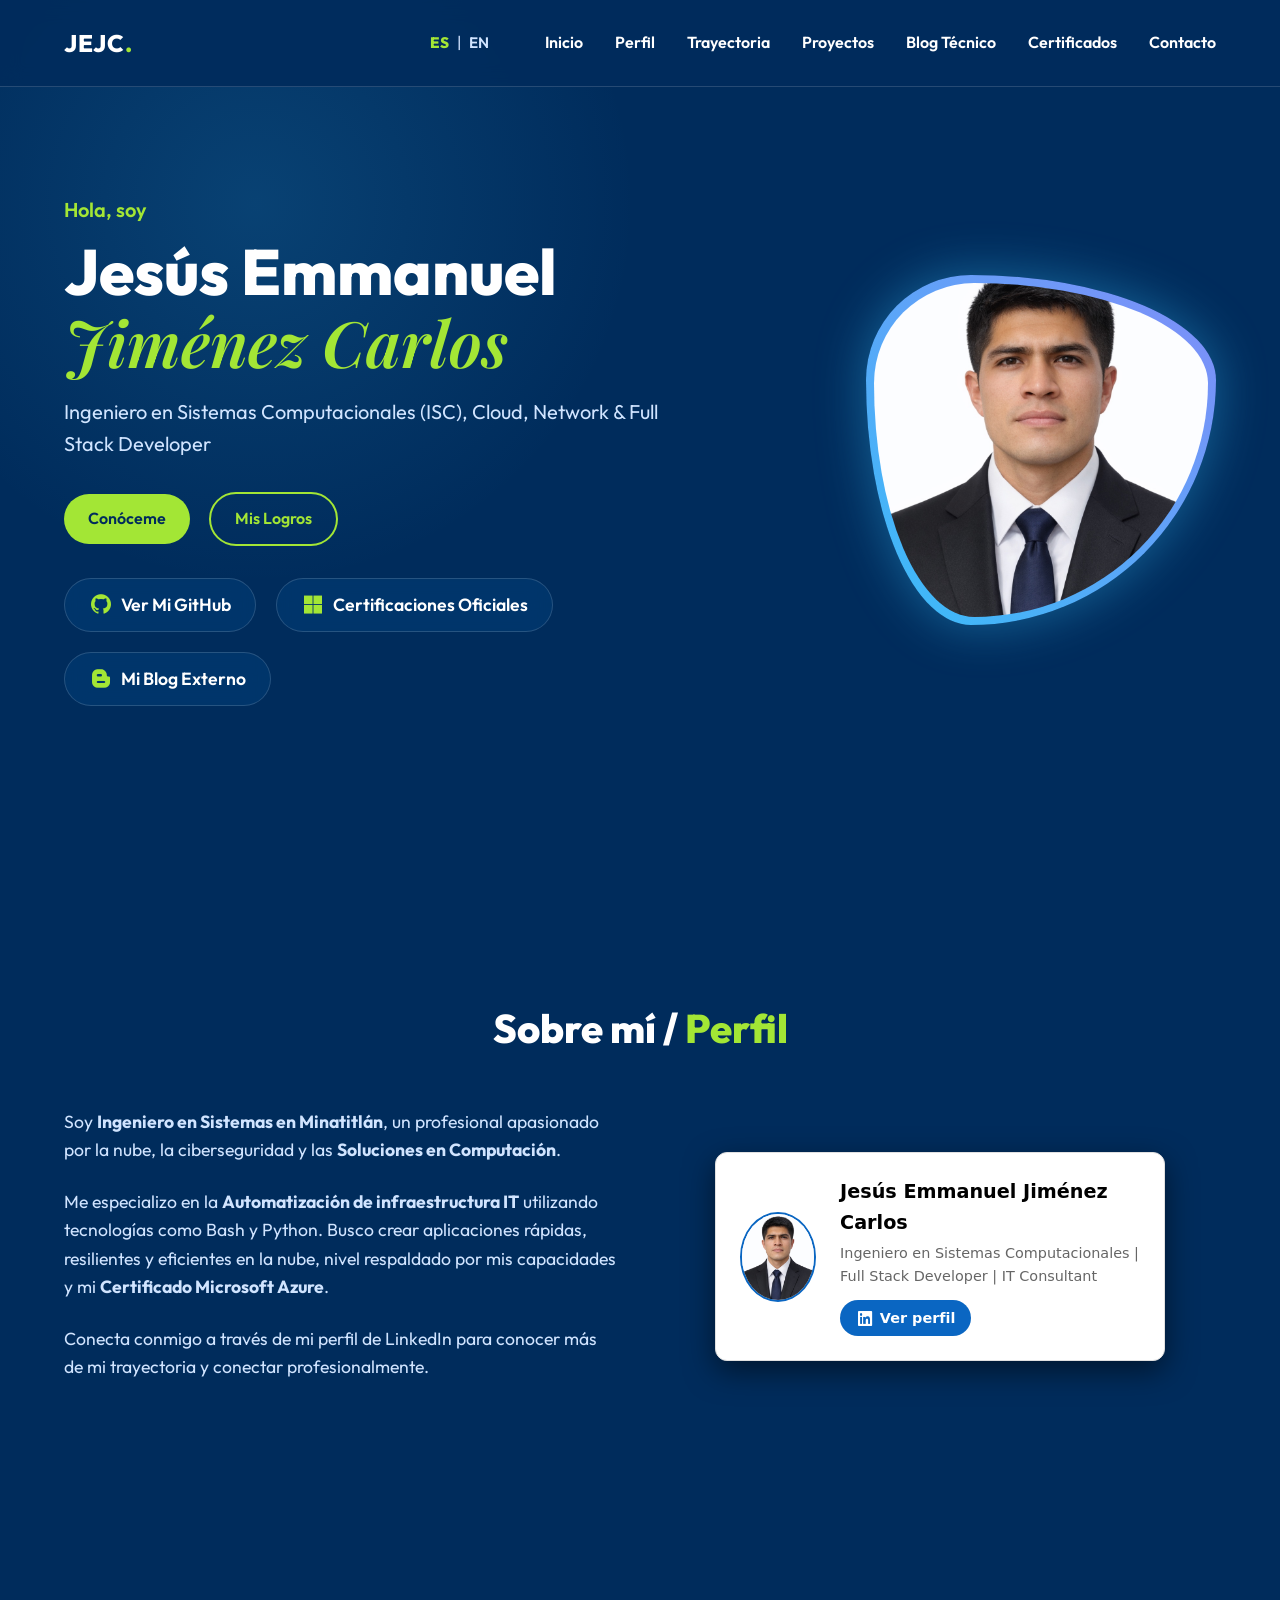
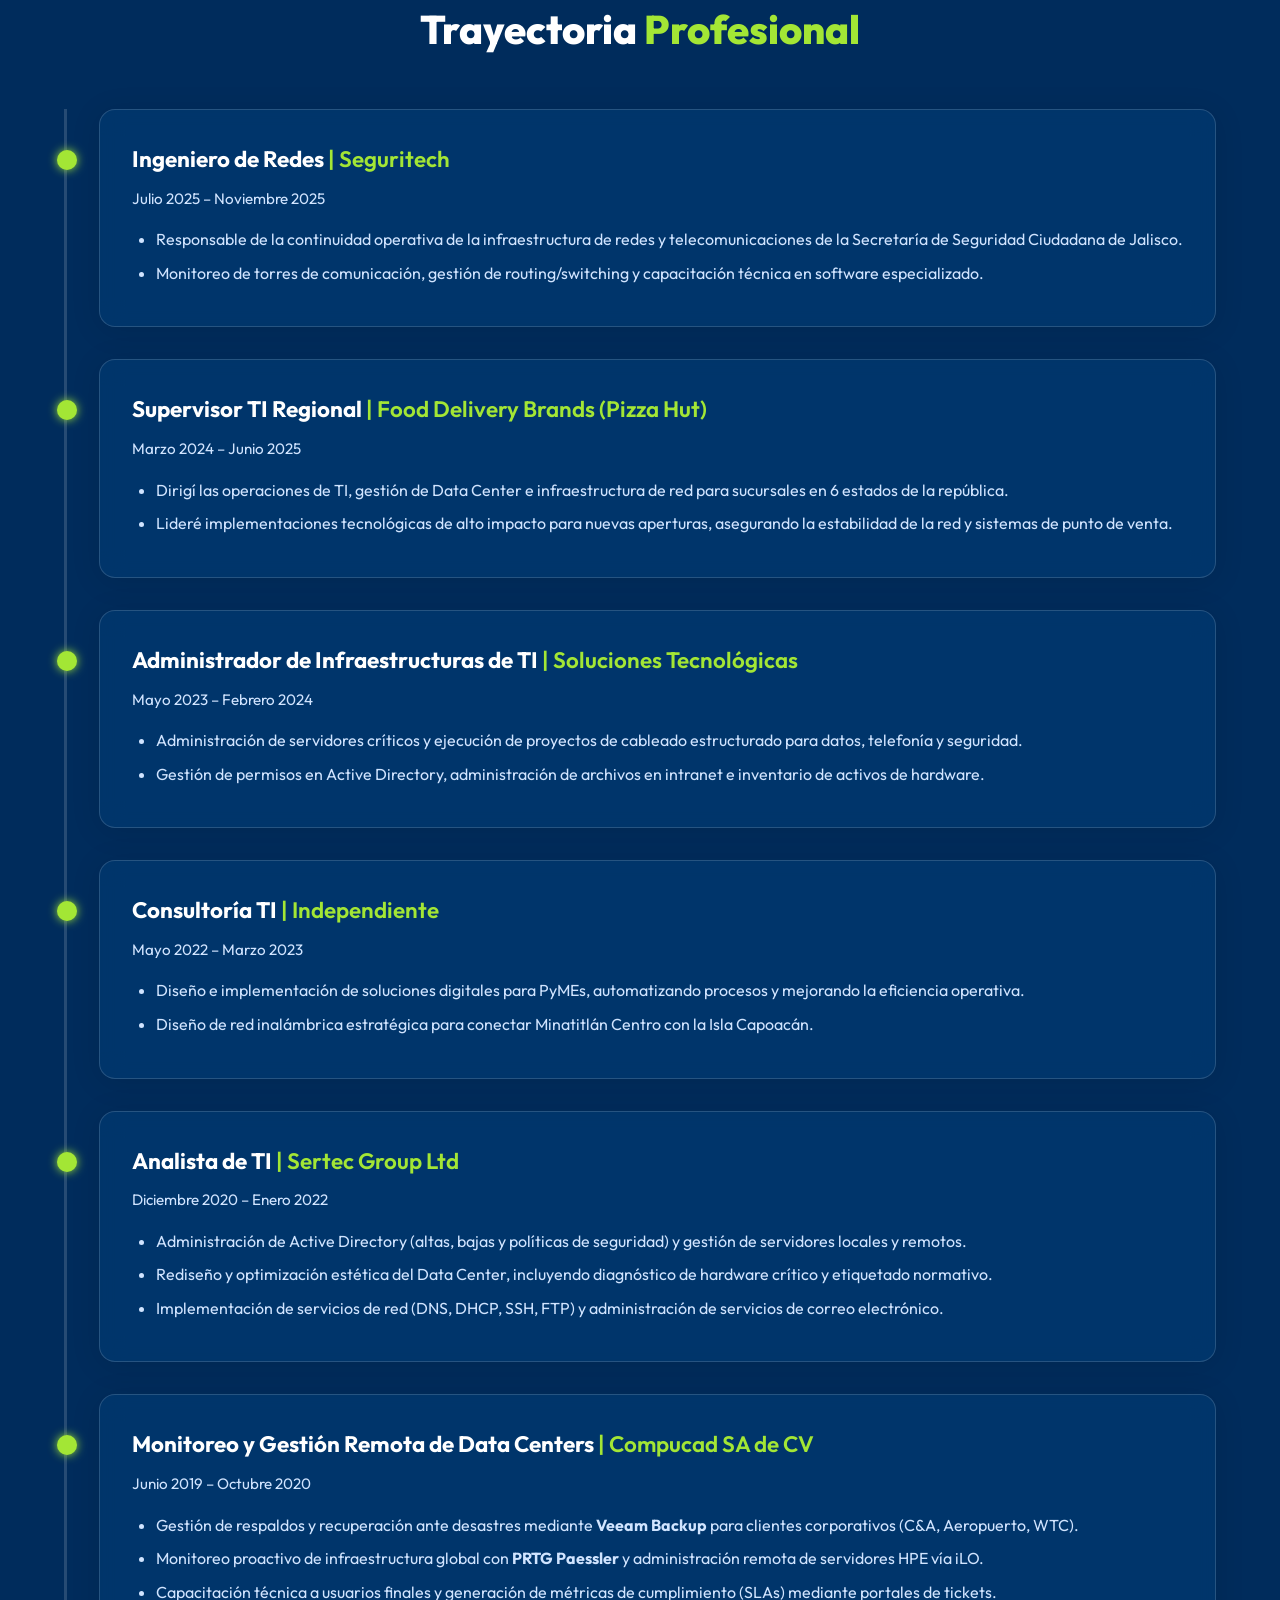
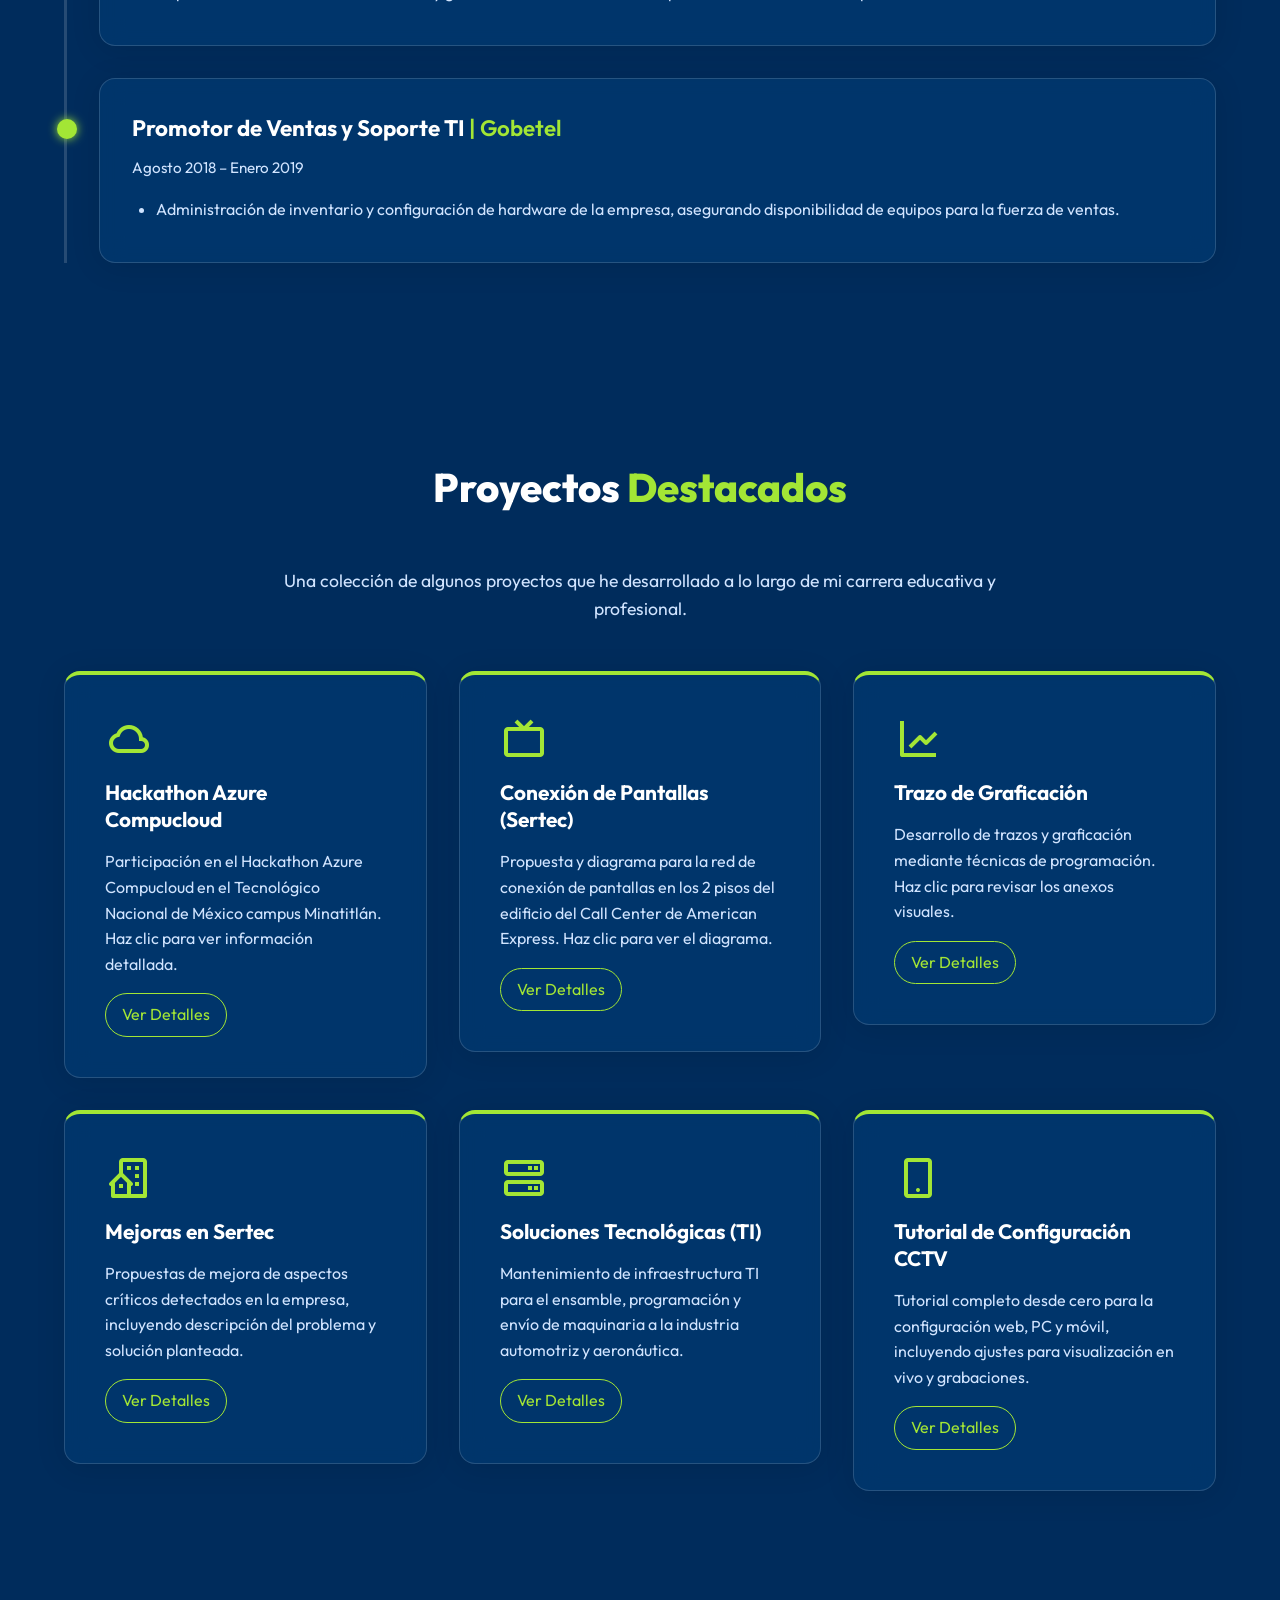
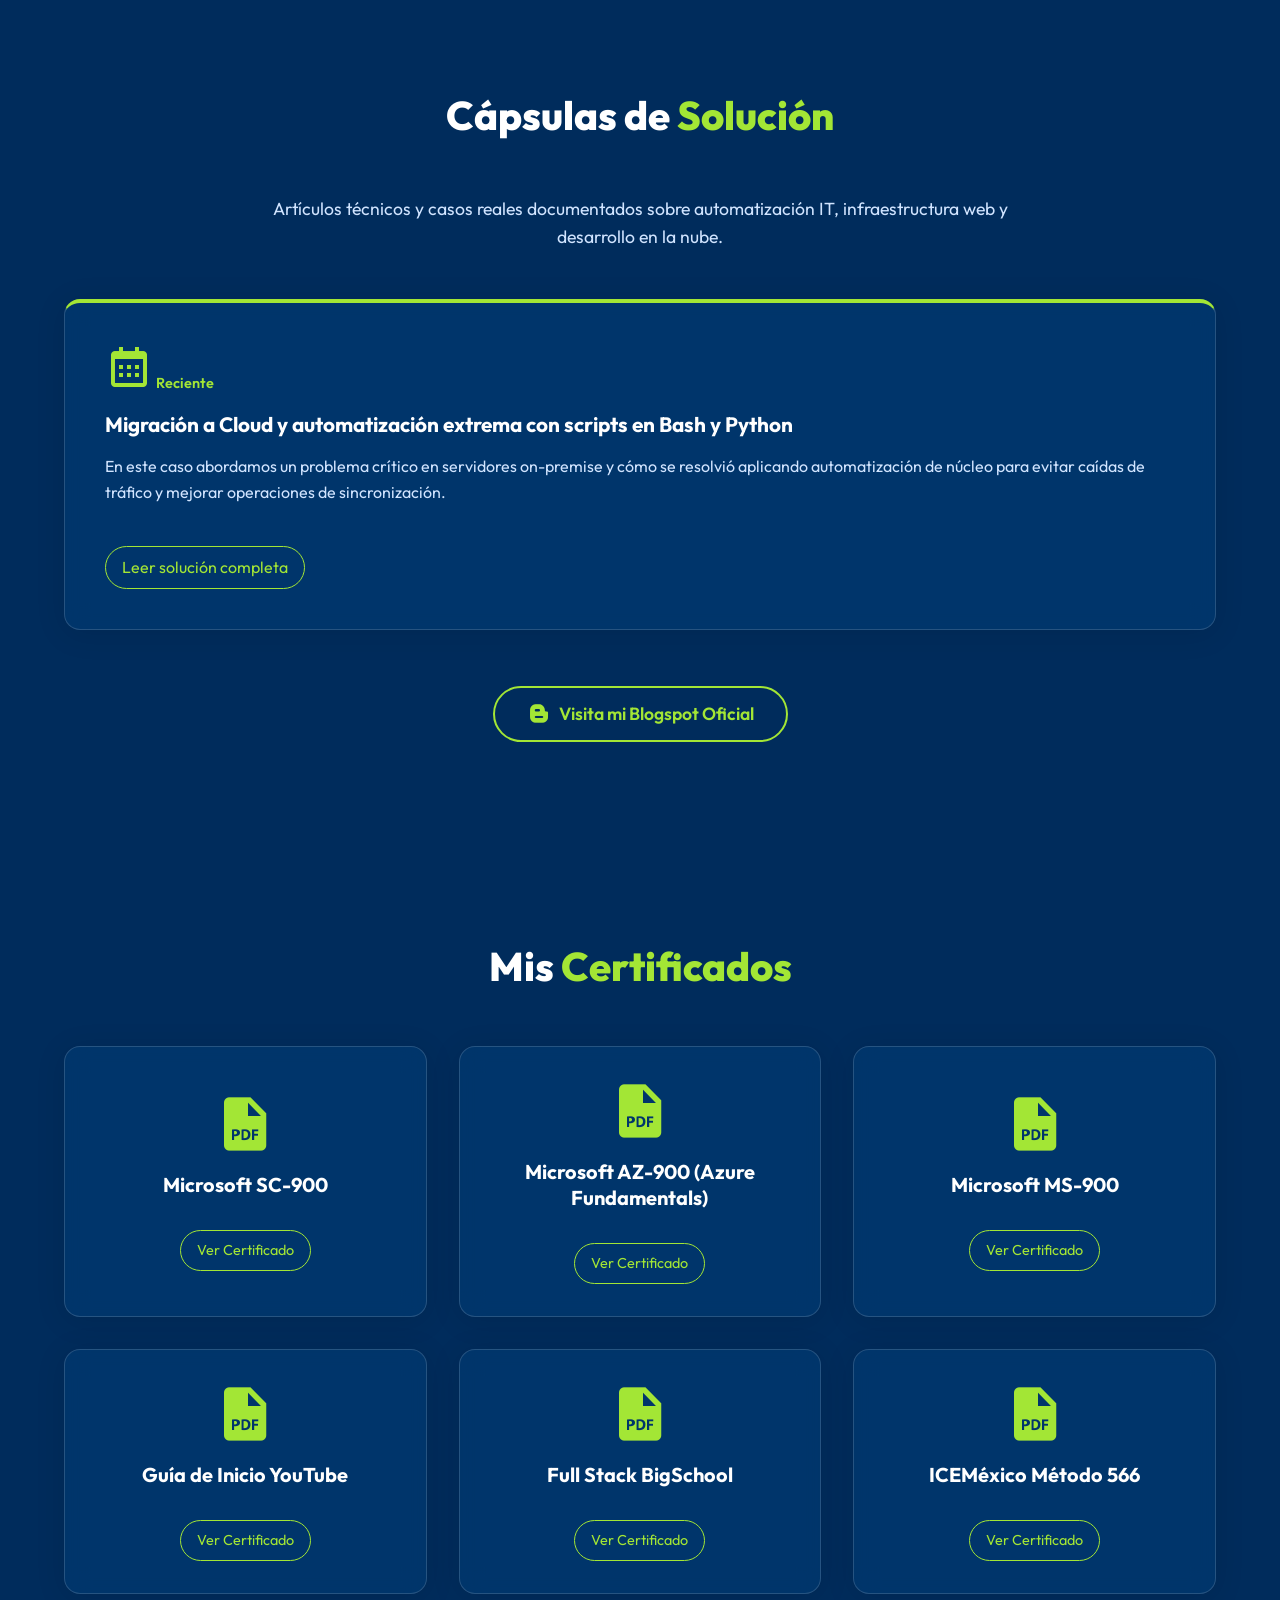
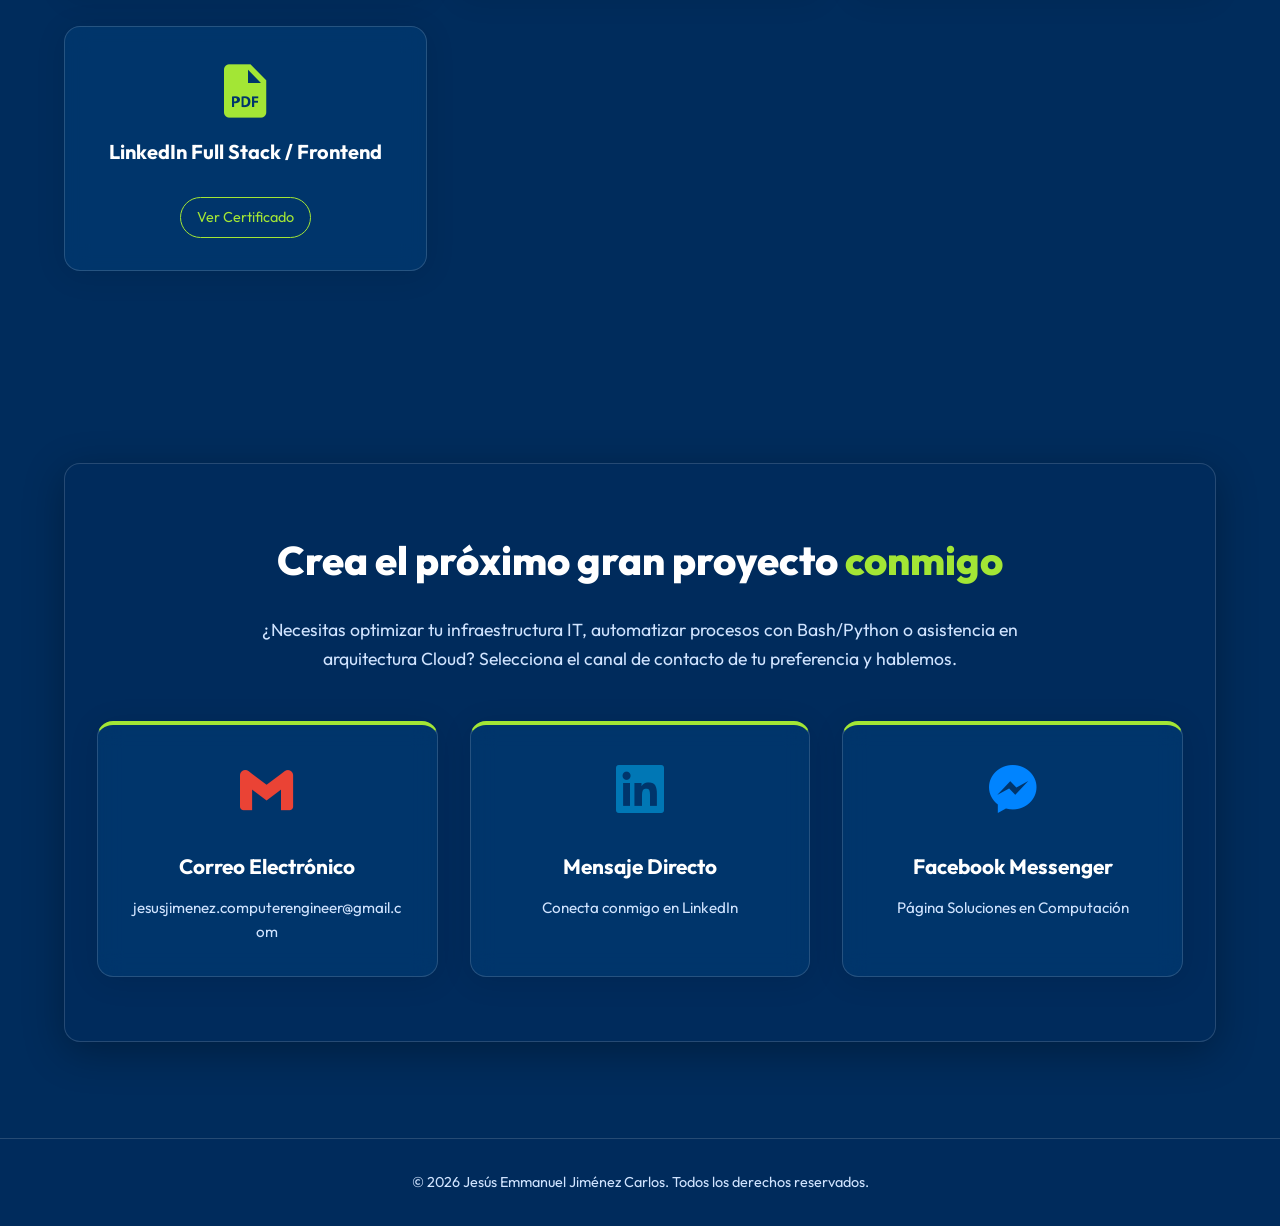
<file: es.html>
<!DOCTYPE html>
<html lang="es">
<head>
    <meta charset="UTF-8">
    <meta name="viewport" content="width=device-width, initial-scale=1.0">
    <title>Jesús Emmanuel Jiménez Carlos | Consultoría IT y Ciberseguridad</title>
    <meta name="description" content="Portafolio y Consultoría de Jesús Emmanuel Jiménez Carlos, Ingeniero en Sistemas Minatitlán. Especialista en Automatización de infraestructura IT (Bash/Python), Cloud (Azure) y Soluciones en Computación.">
    <!-- Google Fonts -->
    <link href="https://fonts.googleapis.com/css2?family=Outfit:wght@300;400;600;800&family=Playfair+Display:ital,wght@1,600&display=swap" rel="stylesheet">
    <link rel="stylesheet" href="./css/style.css">
    <!-- Boxicons (For quick modern icons) -->
    <link href='https://unpkg.com/boxicons@2.1.4/css/boxicons.min.css' rel='stylesheet'>
    <!-- LinkedIn Script removed as we use static custom badge for better UX -->
</head>
<body>
    <!-- Navbar -->
    <header class="navbar">
        <div class="logo">JEJC<span>.</span></div>
        
        <div class="lang-switch" style="margin-left: auto; margin-right: 1.5rem; display: flex; gap: 0.5rem; align-items: center;">
            <a href="es.html" style="color:var(--accent); text-decoration:none; font-weight:800; font-size: 0.95rem;">ES</a> 
            <span style="color:var(--text-muted);">|</span> 
            <a href="index.html" style="color:var(--text-muted); text-decoration:none; font-weight:600; font-size: 0.95rem;">EN</a>
        </div>

        <button class="menu-btn" id="menu-btn"><i class='bx bx-menu'></i></button>
        <nav class="nav-links" id="nav-links">
            <a href="#inicio">Inicio</a>
            <a href="#perfil">Perfil</a>
            <a href="#trayectoria">Trayectoria</a>
            <a href="#proyectos">Proyectos</a>
            <a href="#blog">Blog Técnico</a>
            <a href="#certificados">Certificados</a>
            <a href="#contacto">Contacto</a>
        </nav>
    </header>

    <!-- Hero Section -->
    <section id="inicio" class="hero">
        <div class="blob-bg"></div>
        <div class="hero-content">
            <span class="greeting">Hola, soy</span>
            <h1>Jesús Emmanuel<span> Jiménez Carlos</span></h1>
            <p class="role">Ingeniero en Sistemas Computacionales (ISC), Cloud, Network & Full Stack Developer</p>
            <div class="hero-buttons">
                <a href="#perfil" class="btn btn-primary">Conóceme</a>
                <a href="#certificados" class="btn btn-secondary">Mis Logros</a>
            </div>
            <div class="social-links">
                <a href="https://github.com/JesusCarlosEmmanuel" target="_blank" class="btn-social">
                    <i class='bx bxl-github'></i> <span>Ver Mi GitHub</span>
                </a>
                <a href="https://www.credly.com/users/jesus-jimenez-carlos" target="_blank" class="btn-social">
                    <i class='bx bxl-microsoft'></i> <span>Certificaciones Oficiales</span>
                </a>
                <a href="https://solucionesencomputacionyti.blogspot.com" target="_blank" class="btn-social">
                    <i class='bx bxl-blogger'></i> <span>Mi Blog Externo</span>
                </a>
            </div>
        </div>
        <div class="hero-image-placeholder">
           <div class="hero-img-container">
               <img src="./assets/profile.jpeg" alt="Jesús Emmanuel Jiménez Carlos" class="profile-photo">
           </div>
        </div>
    </section>

    <!-- Profile & LinkedIn -->
    <section id="perfil" class="profile section-padding">
        <div class="container">
            <h2 class="section-title">Sobre mí / <span>Perfil</span></h2>
            <div class="profile-grid">
                <div class="profile-text">
                    <p>Soy <strong>Ingeniero en Sistemas en Minatitlán</strong>, un profesional apasionado por la nube, la ciberseguridad y las <strong>Soluciones en Computación</strong>.</p>
                    <p>Me especializo en la <strong>Automatización de infraestructura IT</strong> utilizando tecnologías como Bash y Python. Busco crear aplicaciones rápidas, resilientes y eficientes en la nube, nivel respaldado por mis capacidades y mi <strong>Certificado Microsoft Azure</strong>.</p>
                    <p>Conecta conmigo a través de mi perfil de LinkedIn para conocer más de mi trayectoria y conectar profesionalmente.</p>
                </div>
                <!-- Custom Static LinkedIn Badge (Prevents AdBlocker/Script errors) -->
                <div class="linkedin-container" style="background: white; border-radius: 12px; box-shadow: 0 10px 30px rgba(0,0,0,0.5); padding: 1.5rem; display: flex; align-items: center; gap: 1.5rem; max-width: 450px; margin: 0 auto; border: 1px solid #e0e0e0;">
                    <img src="./assets/profile.jpeg" alt="Jesús Emmanuel" style="width: 90px; height: 90px; border-radius: 50%; object-fit: cover; border: 2px solid #0a66c2;">
                    <div style="text-align: left;">
                        <h3 style="color: #000; font-size: 1.2rem; margin-bottom: 0.25rem; font-family: -apple-system, system-ui, BlinkMacSystemFont, 'Segoe UI', Roboto, Helvetica, Arial, sans-serif; font-weight: 600;">Jesús Emmanuel Jiménez Carlos</h3>
                        <p style="color: #666; font-size: 0.9rem; margin-bottom: 0.75rem; font-family: -apple-system, system-ui, BlinkMacSystemFont, 'Segoe UI', Roboto, Helvetica, Arial, sans-serif;">Ingeniero en Sistemas Computacionales | Full Stack Developer | IT Consultant</p>
                        <a href="https://mx.linkedin.com/in/jes%C3%BAs-emmanuel-jim%C3%A9nez-carlos-isc?trk=profile-badge" target="_blank" style="display: inline-flex; align-items: center; gap: 0.3rem; background: #0a66c2; color: white; padding: 0.4rem 1rem; border-radius: 1.5rem; text-decoration: none; font-size: 0.9rem; font-weight: 600; font-family: -apple-system, system-ui, BlinkMacSystemFont, 'Segoe UI', Roboto, Helvetica, Arial, sans-serif; transition: background 0.3s;" onmouseover="this.style.background='#004182';" onmouseout="this.style.background='#0a66c2';">
                            <i class='bx bxl-linkedin-square' style="font-size: 1.2rem;"></i> Ver perfil
                        </a>
                    </div>
                </div>
            </div>
        </div>
    </section>


    <!-- Trayectoria -->
    <section id="trayectoria" class="trayectoria section-padding">
        <div class="container">
            <h2 class="section-title">Trayectoria <span>Profesional</span></h2>
            <div class="timeline">
                <div class="timeline-item glass-panel">
                    <h3>Ingeniero de Redes <span>| Seguritech</span></h3>
                    <span class="date">Julio 2025 – Noviembre 2025</span>
                    <ul>
                        <li>Responsable de la continuidad operativa de la infraestructura de redes y telecomunicaciones de la Secretaría de Seguridad Ciudadana de Jalisco.</li>
                        <li>Monitoreo de torres de comunicación, gestión de routing/switching y capacitación técnica en software especializado.</li>
                    </ul>
                </div>
                <div class="timeline-item glass-panel">
                    <h3>Supervisor TI Regional <span>| Food Delivery Brands (Pizza Hut)</span></h3>
                    <span class="date">Marzo 2024 – Junio 2025</span>
                    <ul>
                        <li>Dirigí las operaciones de TI, gestión de Data Center e infraestructura de red para sucursales en 6 estados de la república.</li>
                        <li>Lideré implementaciones tecnológicas de alto impacto para nuevas aperturas, asegurando la estabilidad de la red y sistemas de punto de venta.</li>
                    </ul>
                </div>
                <div class="timeline-item glass-panel">
                    <h3>Administrador de Infraestructuras de TI <span>| Soluciones Tecnológicas</span></h3>
                    <span class="date">Mayo 2023 – Febrero 2024</span>
                    <ul>
                        <li>Administración de servidores críticos y ejecución de proyectos de cableado estructurado para datos, telefonía y seguridad.</li>
                        <li>Gestión de permisos en Active Directory, administración de archivos en intranet e inventario de activos de hardware.</li>
                    </ul>
                </div>
                <div class="timeline-item glass-panel">
                    <h3>Consultoría TI <span>| Independiente</span></h3>
                    <span class="date">Mayo 2022 – Marzo 2023</span>
                    <ul>
                        <li>Diseño e implementación de soluciones digitales para PyMEs, automatizando procesos y mejorando la eficiencia operativa.</li>
                        <li>Diseño de red inalámbrica estratégica para conectar Minatitlán Centro con la Isla Capoacán.</li>
                    </ul>
                </div>
                <div class="timeline-item glass-panel">
                    <h3>Analista de TI <span>| Sertec Group Ltd</span></h3>
                    <span class="date">Diciembre 2020 – Enero 2022</span>
                    <ul>
                        <li>Administración de Active Directory (altas, bajas y políticas de seguridad) y gestión de servidores locales y remotos.</li>
                        <li>Rediseño y optimización estética del Data Center, incluyendo diagnóstico de hardware crítico y etiquetado normativo.</li>
                        <li>Implementación de servicios de red (DNS, DHCP, SSH, FTP) y administración de servicios de correo electrónico.</li>
                    </ul>
                </div>
                <div class="timeline-item glass-panel">
                    <h3>Monitoreo y Gestión Remota de Data Centers <span>| Compucad SA de CV</span></h3>
                    <span class="date">Junio 2019 – Octubre 2020</span>
                    <ul>
                        <li>Gestión de respaldos y recuperación ante desastres mediante <strong>Veeam Backup</strong> para clientes corporativos (C&A, Aeropuerto, WTC).</li>
                        <li>Monitoreo proactivo de infraestructura global con <strong>PRTG Paessler</strong> y administración remota de servidores HPE vía iLO.</li>
                        <li>Capacitación técnica a usuarios finales y generación de métricas de cumplimiento (SLAs) mediante portales de tickets.</li>
                    </ul>
                </div>
                <div class="timeline-item glass-panel">
                    <h3>Promotor de Ventas y Soporte TI <span>| Gobetel</span></h3>
                    <span class="date">Agosto 2018 – Enero 2019</span>
                    <ul>
                        <li>Administración de inventario y configuración de hardware de la empresa, asegurando disponibilidad de equipos para la fuerza de ventas.</li>
                    </ul>
                </div>
            </div>
        </div>
    </section>

    <!-- Proyectos Destacados Section -->
    <section id="proyectos" class="proyectos section-padding">
        <div class="container">
            <h2 class="section-title">Proyectos <span>Destacados</span></h2>
            <p class="section-subtitle" style="text-align: center; color: var(--text-muted); margin-bottom: 3rem; font-size: 1.1rem; max-width: 800px; margin-left: auto; margin-right: auto;">Una colección de algunos proyectos que he desarrollado a lo largo de mi carrera educativa y profesional.</p>
            <div class="projects-grid">
                <a href="https://sites.google.com/view/jejcengineeringcomputer/inicio" target="_blank" style="text-decoration: none;">
                    <div class="project-card glass-panel">
                        <i class='bx bx-cloud'></i>
                        <h3>Hackathon Azure Compucloud</h3>
                        <p>Participación en el Hackathon Azure Compucloud en el Tecnológico Nacional de México campus Minatitlán. Haz clic para ver información detallada.</p>
                        <span class="btn-small" style="margin-top:auto; align-self:flex-start; padding: 0.5rem 1rem; border:1px solid var(--accent); border-radius:1.5rem; color: var(--accent);">Ver Detalles</span>
                    </div>
                </a>
                <a href="https://sites.google.com/view/jejcengineeringcomputer/network" target="_blank" style="text-decoration: none;">
                    <div class="project-card glass-panel">
                        <i class='bx bx-tv'></i>
                        <h3>Conexión de Pantallas (Sertec)</h3>
                        <p>Propuesta y diagrama para la red de conexión de pantallas en los 2 pisos del edificio del Call Center de American Express. Haz clic para ver el diagrama.</p>
                        <span class="btn-small" style="margin-top:auto; align-self:flex-start; padding: 0.5rem 1rem; border:1px solid var(--accent); border-radius:1.5rem; color: var(--accent);">Ver Detalles</span>
                    </div>
                </a>
                <a href="https://sites.google.com/view/jejcengineeringcomputer/informaci%C3%B3n" target="_blank" style="text-decoration: none;">
                    <div class="project-card glass-panel">
                        <i class='bx bx-line-chart'></i>
                        <h3>Trazo de Graficación</h3>
                        <p>Desarrollo de trazos y graficación mediante técnicas de programación. Haz clic para revisar los anexos visuales.</p>
                        <span class="btn-small" style="margin-top:auto; align-self:flex-start; padding: 0.5rem 1rem; border:1px solid var(--accent); border-radius:1.5rem; color: var(--accent);">Ver Detalles</span>
                    </div>
                </a>
                <a href="https://sites.google.com/view/jejcengineeringcomputer/informaci%C3%B3n" target="_blank" style="text-decoration: none;">
                    <div class="project-card glass-panel">
                        <i class='bx bx-building-house'></i>
                        <h3>Mejoras en Sertec</h3>
                        <p>Propuestas de mejora de aspectos críticos detectados en la empresa, incluyendo descripción del problema y solución planteada.</p>
                        <span class="btn-small" style="margin-top:auto; align-self:flex-start; padding: 0.5rem 1rem; border:1px solid var(--accent); border-radius:1.5rem; color: var(--accent);">Ver Detalles</span>
                    </div>
                </a>
                <a href="https://sites.google.com/view/jejcengineeringcomputer/inicio" target="_blank" style="text-decoration: none;">
                    <div class="project-card glass-panel">
                        <i class='bx bx-server'></i>
                        <h3>Soluciones Tecnológicas (TI)</h3>
                        <p>Mantenimiento de infraestructura TI para el ensamble, programación y envío de maquinaria a la industria automotriz y aeronáutica.</p>
                        <span class="btn-small" style="margin-top:auto; align-self:flex-start; padding: 0.5rem 1rem; border:1px solid var(--accent); border-radius:1.5rem; color: var(--accent);">Ver Detalles</span>
                    </div>
                </a>
                <a href="https://sites.google.com/view/jejcengineeringcomputer/network" target="_blank" style="text-decoration: none;">
                    <div class="project-card glass-panel">
                        <i class='bx bx-mobile-alt'></i>
                        <h3>Tutorial de Configuración CCTV</h3>
                        <p>Tutorial completo desde cero para la configuración web, PC y móvil, incluyendo ajustes para visualización en vivo y grabaciones.</p>
                        <span class="btn-small" style="margin-top:auto; align-self:flex-start; padding: 0.5rem 1rem; border:1px solid var(--accent); border-radius:1.5rem; color: var(--accent);">Ver Detalles</span>
                    </div>
                </a>
            </div>
        </div>
    </section>

    <!-- Blog Section -->
    <section id="blog" class="blog section-padding">
        <div class="container">
            <h2 class="section-title">Cápsulas de <span>Solución</span></h2>
            <p class="section-subtitle" style="text-align: center; color: var(--text-muted); margin-bottom: 3rem; font-size: 1.1rem; max-width: 800px; margin-left: auto; margin-right: auto;">Artículos técnicos y casos reales documentados sobre automatización IT, infraestructura web y desarrollo en la nube.</p>
            <div class="projects-grid">
                <!-- Blog Card 1 -->
                <div class="project-card glass-panel flex-card">
                    <span class="date" style="color:var(--accent); font-size:0.9rem; font-weight:600;"><i class='bx bx-calendar'></i> Reciente</span>
                    <h3>Migración a Cloud y automatización extrema con scripts en Bash y Python</h3>
                    <p style="margin-bottom: 1.5rem;">En este caso abordamos un problema crítico en servidores on-premise y cómo se resolvió aplicando automatización de núcleo para evitar caídas de tráfico y mejorar operaciones de sincronización.</p>
                    <a href="blog-template.html" class="btn-small" style="text-decoration:none; display:inline-block; margin-top:auto; align-self:flex-start; padding: 0.5rem 1rem; border:1px solid var(--accent); border-radius:1.5rem; color: var(--accent); transition: all 0.3s;" onmouseover="this.style.background='var(--accent)'; this.style.color='var(--bg-dark)';" onmouseout="this.style.background='transparent'; this.style.color='var(--accent)';">Leer solución completa</a>
                </div>
            </div>
            
            <!-- Link to external blogspot -->
            <div style="text-align: center; margin-top: 3.5rem;">
                <a href="https://solucionesencomputacionyti.blogspot.com" target="_blank" class="btn btn-secondary" style="font-size: 1.1rem; padding: 0.75rem 2rem; display: inline-flex; align-items: center; gap: 0.5rem; transition: background 0.3s, color 0.3s;" onmouseover="this.style.background='var(--accent)'; this.style.color='var(--bg-dark)';" onmouseout="this.style.background='transparent'; this.style.color='var(--accent)';">
                    <i class='bx bxl-blogger' style="font-size: 1.5rem;"></i> Visita mi Blogspot Oficial 
                </a>
            </div>
        </div>
    </section>

    <!-- Certificates Section -->
    <section id="certificados" class="certificates section-padding">
        <div class="container">
            <h2 class="section-title">Mis <span>Certificados</span></h2>
            <div class="cert-grid">
                <!-- Certificate cards will be generated by JS -->
            </div>
        </div>
    </section>

    <!-- Contact / CTA Section -->
    <section id="contacto" class="contacto section-padding">
        <div class="container">
            <div style="background: var(--nav-bg); padding: 4rem 2rem; border-radius: 1rem; border: 1px solid var(--border-color); box-shadow: 0 10px 40px rgba(0,0,0,0.3);">
                <h2 class="section-title" style="margin-bottom: 1.5rem;">Crea el próximo gran proyecto <span>conmigo</span></h2>
                <p class="section-subtitle" style="text-align: center; color: var(--text-muted); margin-bottom: 3rem; font-size: 1.1rem; max-width: 800px; margin-left: auto; margin-right: auto;">¿Necesitas optimizar tu infraestructura IT, automatizar procesos con Bash/Python o asistencia en arquitectura Cloud? Selecciona el canal de contacto de tu preferencia y hablemos.</p>
                
                <div class="projects-grid" style="grid-template-columns: repeat(auto-fit, minmax(250px, 1fr));">
                    <a href="mailto:jesusjimenez.computerengineer@gmail.com" class="project-card glass-panel" style="text-decoration: none; text-align: center; display: flex; flex-direction: column; align-items: center; padding: 2rem;">
                        <i class='bx bxl-gmail' style="font-size: 4rem; color: #ea4335;"></i>
                        <h3 style="margin-top: 1rem;">Correo Electrónico</h3>
                        <p style="margin-bottom: 0; font-size: 0.95rem; word-break: break-all;">jesusjimenez.computerengineer@gmail.com</p>
                    </a>
                    <a href="https://mx.linkedin.com/in/jes%C3%BAs-emmanuel-jim%C3%A9nez-carlos-isc" target="_blank" class="project-card glass-panel" style="text-decoration: none; text-align: center; display: flex; flex-direction: column; align-items: center; padding: 2rem;">
                        <i class='bx bxl-linkedin-square' style="font-size: 4rem; color: #0077b5;"></i>
                        <h3 style="margin-top: 1rem;">Mensaje Directo</h3>
                        <p style="margin-bottom: 0; font-size: 0.95rem;">Conecta conmigo en LinkedIn</p>
                    </a>
                    <a href="https://www.facebook.com/SolucionesComputacion/" target="_blank" class="project-card glass-panel" style="text-decoration: none; text-align: center; display: flex; flex-direction: column; align-items: center; padding: 2rem;">
                        <i class='bx bxl-messenger' style="font-size: 4rem; color: #0084ff;"></i>
                        <h3 style="margin-top: 1rem;">Facebook Messenger</h3>
                        <p style="margin-bottom: 0; font-size: 0.95rem;">Página Soluciones en Computación</p>
                    </a>
                </div>
            </div>
        </div>
    </section>

    <!-- Footer -->
    <footer>
        <div class="container">
            <p>&copy; 2026 Jesús Emmanuel Jiménez Carlos. Todos los derechos reservados.</p>
        </div>
    </footer>

    <script src="./js/main.js"></script>
</body>
</html>
</file>
<file: css/style.css>
:root {
    --bg-dark: #002c5c; /* Un Azul Rey profundo y elegante pero más brillante que el anterior */
    --text-main: #ffffff; /* Blanco puro para máximo contraste */
    --text-muted: #d0e4ff; /* Blanco con un sutil azul claro para lectura suave */
    --accent: #a3e635; /* Verde Limón brillante para botones interactivos */
    --accent-hover: #84cc16; /* Verde Limón oscuro para efecto deslizamiento */
    --card-bg: rgba(0, 60, 118, 0.6); /* Cajas ligeramente más claras que el fondo */
    --nav-bg: rgba(0, 44, 92, 0.9);
    --border-color: rgba(255, 255, 255, 0.15);
    
    font-size: 16px;
}

* {
    margin: 0;
    padding: 0;
    box-sizing: border-box;
    scroll-behavior: smooth;
}

body {
    font-family: 'Outfit', sans-serif;
    background-color: var(--bg-dark);
    color: var(--text-main);
    overflow-x: hidden;
    line-height: 1.6;
}

/* Glassmorphism Classes */
.glass-panel {
    background: var(--card-bg);
    backdrop-filter: blur(12px);
    -webkit-backdrop-filter: blur(12px);
    border: 1px solid var(--border-color);
    border-radius: 1rem;
    box-shadow: 0 4px 30px rgba(0, 0, 0, 0.1);
}

/* Navbar */
.navbar {
    position: fixed;
    top: 0;
    left: 0;
    width: 100%;
    display: flex;
    justify-content: space-between;
    align-items: center;
    padding: 1.5rem 5%;
    z-index: 1000;
    background: var(--nav-bg);
    backdrop-filter: blur(10px);
    border-bottom: 1px solid var(--border-color);
    transition: padding 0.3s ease;
}

.navbar.scrolled {
    padding: 1rem 5%;
}

.logo {
    font-size: 1.5rem;
    font-weight: 800;
    letter-spacing: 1px;
}

.logo span {
    color: var(--accent);
}

.nav-links {
    display: flex;
}

.nav-links a {
    color: var(--text-main);
    text-decoration: none;
    margin-left: 2rem;
    font-weight: 600;
    transition: color 0.3s;
    position: relative;
}

.nav-links a::after {
    content: '';
    position: absolute;
    bottom: -5px;
    left: 0;
    width: 0;
    height: 2px;
    background-color: var(--accent);
    transition: width 0.3s;
}

.nav-links a:hover {
    color: var(--accent);
}

.nav-links a:hover::after {
    width: 100%;
}

.menu-btn {
    display: none;
    background: none;
    border: none;
    color: var(--text-main);
    font-size: 2rem;
    cursor: pointer;
}

/* Hero Section */
.hero {
    min-height: 100vh;
    display: flex;
    align-items: center;
    justify-content: space-between;
    padding: 0 5%;
    position: relative;
    overflow: hidden;
}

.blob-bg {
    position: absolute;
    width: 60vw;
    height: 60vw;
    background: radial-gradient(circle, rgba(56,189,248,0.15) 0%, rgba(15,23,42,0) 70%);
    top: -20%;
    left: -10%;
    border-radius: 50%;
    z-index: -1;
    pointer-events: none;
    animation: drift 15s infinite alternate ease-in-out;
}

@keyframes drift {
    100% {
        transform: translate(10%, 10%);
    }
}

.hero-content {
    max-width: 600px;
    z-index: 10;
}

.greeting {
    font-size: 1.25rem;
    color: var(--accent);
    font-weight: 600;
    display: block;
    margin-bottom: 0.5rem;
}

.hero-content h1 {
    font-size: 4rem;
    font-weight: 800;
    line-height: 1.1;
    margin-bottom: 1rem;
}

.hero-content h1 span {
    color: var(--accent);
    font-family: 'Playfair Display', serif;
    font-style: italic;
    font-weight: 600;
}

.role {
    font-size: 1.25rem;
    color: var(--text-muted);
    margin-bottom: 2rem;
}

.btn {
    display: inline-block;
    padding: 0.75rem 1.5rem;
    border-radius: 2rem;
    text-decoration: none;
    font-weight: 600;
    transition: all 0.3s;
}

.btn-primary {
    background-color: var(--accent);
    color: var(--bg-dark);
    margin-right: 1rem;
}

.btn-primary:hover {
    background-color: var(--accent-hover);
    transform: translateY(-3px);
    box-shadow: 0 10px 20px rgba(56, 189, 248, 0.3);
}

.btn-secondary {
    border: 2px solid var(--accent);
    color: var(--accent);
}

.btn-secondary:hover {
    background-color: var(--accent);
    color: var(--bg-dark);
    transform: translateY(-3px);
}

.abstract-shape {
    width: 300px;
    height: 300px;
    border-radius: 30% 70% 70% 30% / 30% 30% 70% 70%;
    background: linear-gradient(45deg, #38bdf8, #818cf8);
    box-shadow: 0 0 50px rgba(56, 189, 248, 0.4);
    animation: morph 8s infinite alternate ease-in-out;
}

@keyframes morph {
    0% { border-radius: 30% 70% 70% 30% / 30% 30% 70% 70%; }
    50% { border-radius: 60% 40% 30% 70% / 60% 30% 70% 40%; }
    100% { border-radius: 30% 70% 70% 30% / 30% 30% 70% 70%; }
}

/* Social Links */
.social-links {
    margin-top: 2rem;
    display: flex;
    gap: 1.25rem;
    flex-wrap: wrap; /* To prevent overflow on small screens */
}

.btn-social {
    display: flex;
    align-items: center;
    gap: 0.5rem;
    padding: 0.75rem 1.5rem;
    background: var(--card-bg);
    color: var(--text-main);
    text-decoration: none;
    border: 1px solid var(--border-color);
    border-radius: 2rem;
    font-size: 1.1rem;
    font-weight: 600;
    transition: all 0.3s;
    backdrop-filter: blur(12px);
}

.btn-social i {
    font-size: 1.5rem;
    color: var(--accent);
}

.btn-social:hover {
    background: var(--accent);
    color: var(--bg-dark);
    transform: translateY(-3px);
    box-shadow: 0 10px 20px rgba(56, 189, 248, 0.3);
}

.btn-social:hover i {
    color: var(--bg-dark);
}

/* Profile Photo in Hero */
.hero-image-placeholder {
    display: flex;
    justify-content: center;
    align-items: center;
}

.hero-img-container {
    width: 350px;
    height: 350px;
    border-radius: 30% 70% 70% 30% / 30% 30% 70% 70%;
    background: linear-gradient(45deg, #38bdf8, #818cf8);
    box-shadow: 0 0 50px rgba(56, 189, 248, 0.4);
    padding: 8px;
    animation: morph 8s infinite alternate ease-in-out;
    display: flex;
    justify-content: center;
    align-items: center;
    overflow: hidden;
}

.profile-photo {
    width: 100%;
    height: 100%;
    object-fit: cover;
    border-radius: 30% 70% 70% 30% / 30% 30% 70% 70%;
    animation: morph 8s infinite alternate ease-in-out;
}

/* Trayectoria Timeline */
.timeline {
    display: flex;
    flex-direction: column;
    gap: 2rem;
    position: relative;
    padding-left: 2rem;
    border-left: 3px solid var(--border-color);
}

.timeline-item {
    position: relative;
    padding: 2rem;
    transition: transform 0.3s, box-shadow 0.3s;
}

.timeline-item::before {
    content: '';
    position: absolute;
    width: 20px;
    height: 20px;
    background: var(--accent);
    border-radius: 50%;
    left: -2.7rem;
    top: 2.5rem;
    box-shadow: 0 0 10px var(--accent);
}

.timeline-item:hover {
    transform: translateX(10px);
    border-color: var(--accent);
}

.timeline-item h3 {
    font-size: 1.4rem;
    color: var(--text-main);
    margin-bottom: 0.5rem;
}

.timeline-item h3 span {
    color: var(--accent);
    font-weight: 600;
}

.timeline-item .date {
    display: inline-block;
    color: var(--text-muted);
    margin-bottom: 1rem;
    font-size: 0.95rem;
}

.timeline-item ul {
    list-style-type: disc;
    padding-left: 1.5rem;
    color: var(--text-muted);
}

.timeline-item ul li {
    margin-bottom: 0.5rem;
}


/* Sections Common */
.section-padding {
    padding: 6rem 5%;
}

.container {
    max-width: 1200px;
    margin: 0 auto;
}

.section-title {
    font-size: 2.5rem;
    font-weight: 800;
    margin-bottom: 3rem;
    text-align: center;
}

.section-title span {
    color: var(--accent);
}

/* Profile */
.profile-grid {
    display: grid;
    grid-template-columns: 1fr 1fr;
    gap: 3rem;
    align-items: center;
}

.profile-text p {
    font-size: 1.1rem;
    color: var(--text-muted);
    margin-bottom: 1.5rem;
}

.linkedin-container {
    padding: 2rem;
    display: flex;
    justify-content: center;
    align-items: center;
    background: #ffffff; /* White bg for linkedin badge to show best since it's "light" theme */
    border-radius: 1rem;
    box-shadow: 0 10px 30px rgba(0,0,0,0.5);
    overflow: hidden;
}

/* Proyectos Destacados */
.projects-grid {
    display: grid;
    grid-template-columns: repeat(auto-fit, minmax(300px, 1fr));
    gap: 2rem;
}

.project-card {
    padding: 2.5rem;
    transition: transform 0.3s, box-shadow 0.3s;
    display: flex;
    flex-direction: column;
    gap: 1rem;
    border-top: 4px solid var(--accent);
}

.project-card i {
    font-size: 3rem;
    color: var(--accent);
}

.project-card h3 {
    font-size: 1.3rem;
    color: var(--text-main);
    line-height: 1.3;
}

.project-card p {
    color: var(--text-muted);
    font-size: 1rem;
}

.project-card:hover {
    transform: translateY(-10px);
    box-shadow: 0 15px 30px rgba(56, 189, 248, 0.2);
}

/* Certificates */
.cert-grid {
    display: grid;
    grid-template-columns: repeat(auto-fit, minmax(300px, 1fr));
    gap: 2rem;
}

.cert-card {
    padding: 2rem;
    text-align: center;
    transition: transform 0.3s, box-shadow 0.3s;
    text-decoration: none;
    display: flex;
    flex-direction: column;
    justify-content: center;
    align-items: center;
    color: var(--text-main);
}

.cert-card:hover {
    transform: translateY(-10px);
    box-shadow: 0 15px 30px rgba(14, 165, 233, 0.2);
    border-color: var(--accent);
}

.cert-card i {
    font-size: 4rem;
    color: var(--accent);
    margin-bottom: 1rem;
}

.cert-card h3 {
    font-size: 1.25rem;
    margin-bottom: 0.5rem;
    line-height: 1.3;
}

.cert-card .btn-small {
    margin-top: 1.5rem;
    padding: 0.5rem 1rem;
    color: var(--accent);
    border: 1px solid var(--accent);
    border-radius: 1.5rem;
    font-size: 0.9rem;
    transition: all 0.3s;
}

.cert-card:hover .btn-small {
    background: var(--accent);
    color: var(--bg-dark);
}

/* Footer */
footer {
    text-align: center;
    padding: 2rem 5%;
    border-top: 1px solid var(--border-color);
    background: var(--nav-bg);
}

footer p {
    color: var(--text-muted);
    font-size: 0.9rem;
}

/* Media Queries for responsiveness */
@media (max-width: 900px) {
    .hero-content h1 {
        font-size: 3rem;
    }
    .profile-grid {
        grid-template-columns: 1fr;
    }
    .hero {
        flex-direction: column;
        justify-content: center;
        text-align: center;
        gap: 3rem;
        padding-top: 8rem;
    }
    .abstract-shape {
        width: 250px;
        height: 250px;
    }
}

@media (max-width: 768px) {
    .menu-btn {
        display: block;
    }
    .nav-links {
        position: absolute;
        top: 100%;
        left: 0;
        width: 100%;
        background: var(--nav-bg);
        flex-direction: column;
        display: none;
        padding: 1rem 0;
        backdrop-filter: blur(10px);
        border-bottom: 1px solid var(--border-color);
    }
    .nav-links.active {
        display: flex;
    }
    .nav-links a {
        margin: 1rem 0;
        text-align: center;
    }
}
</file>
